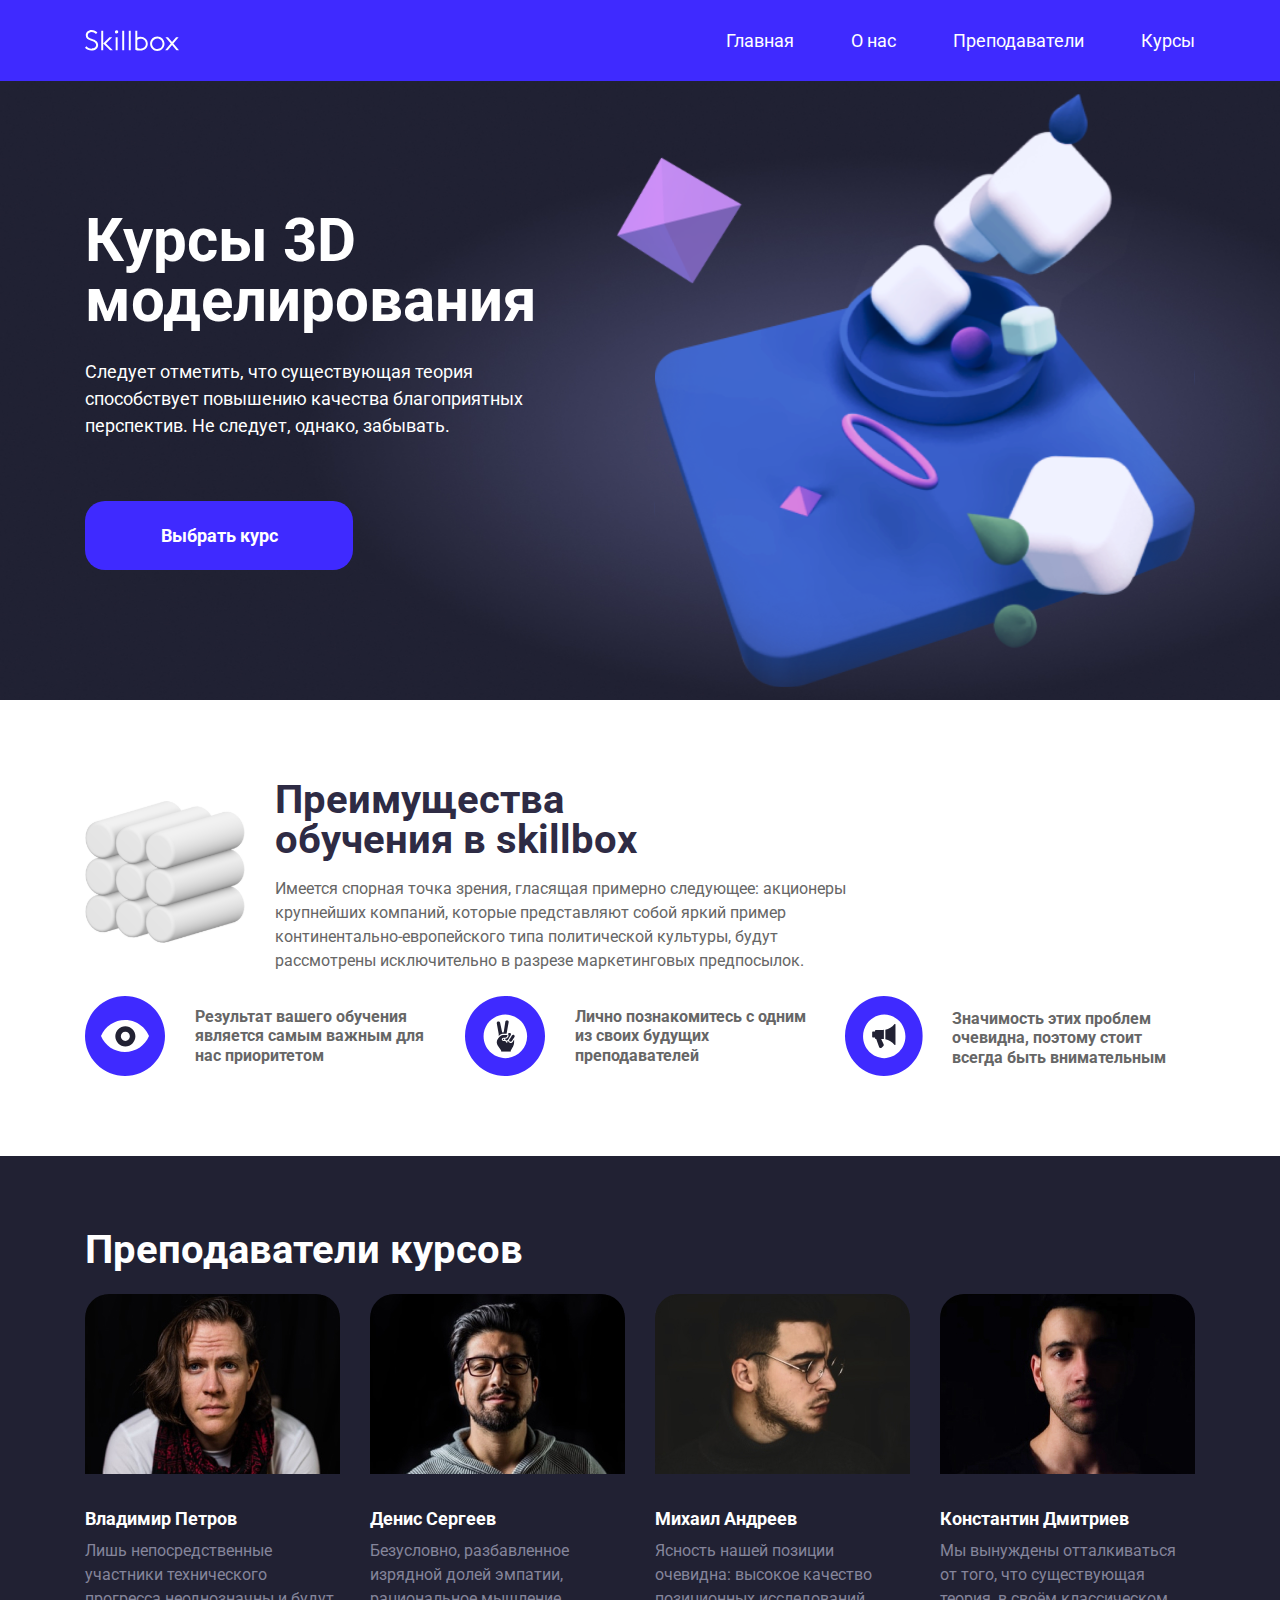
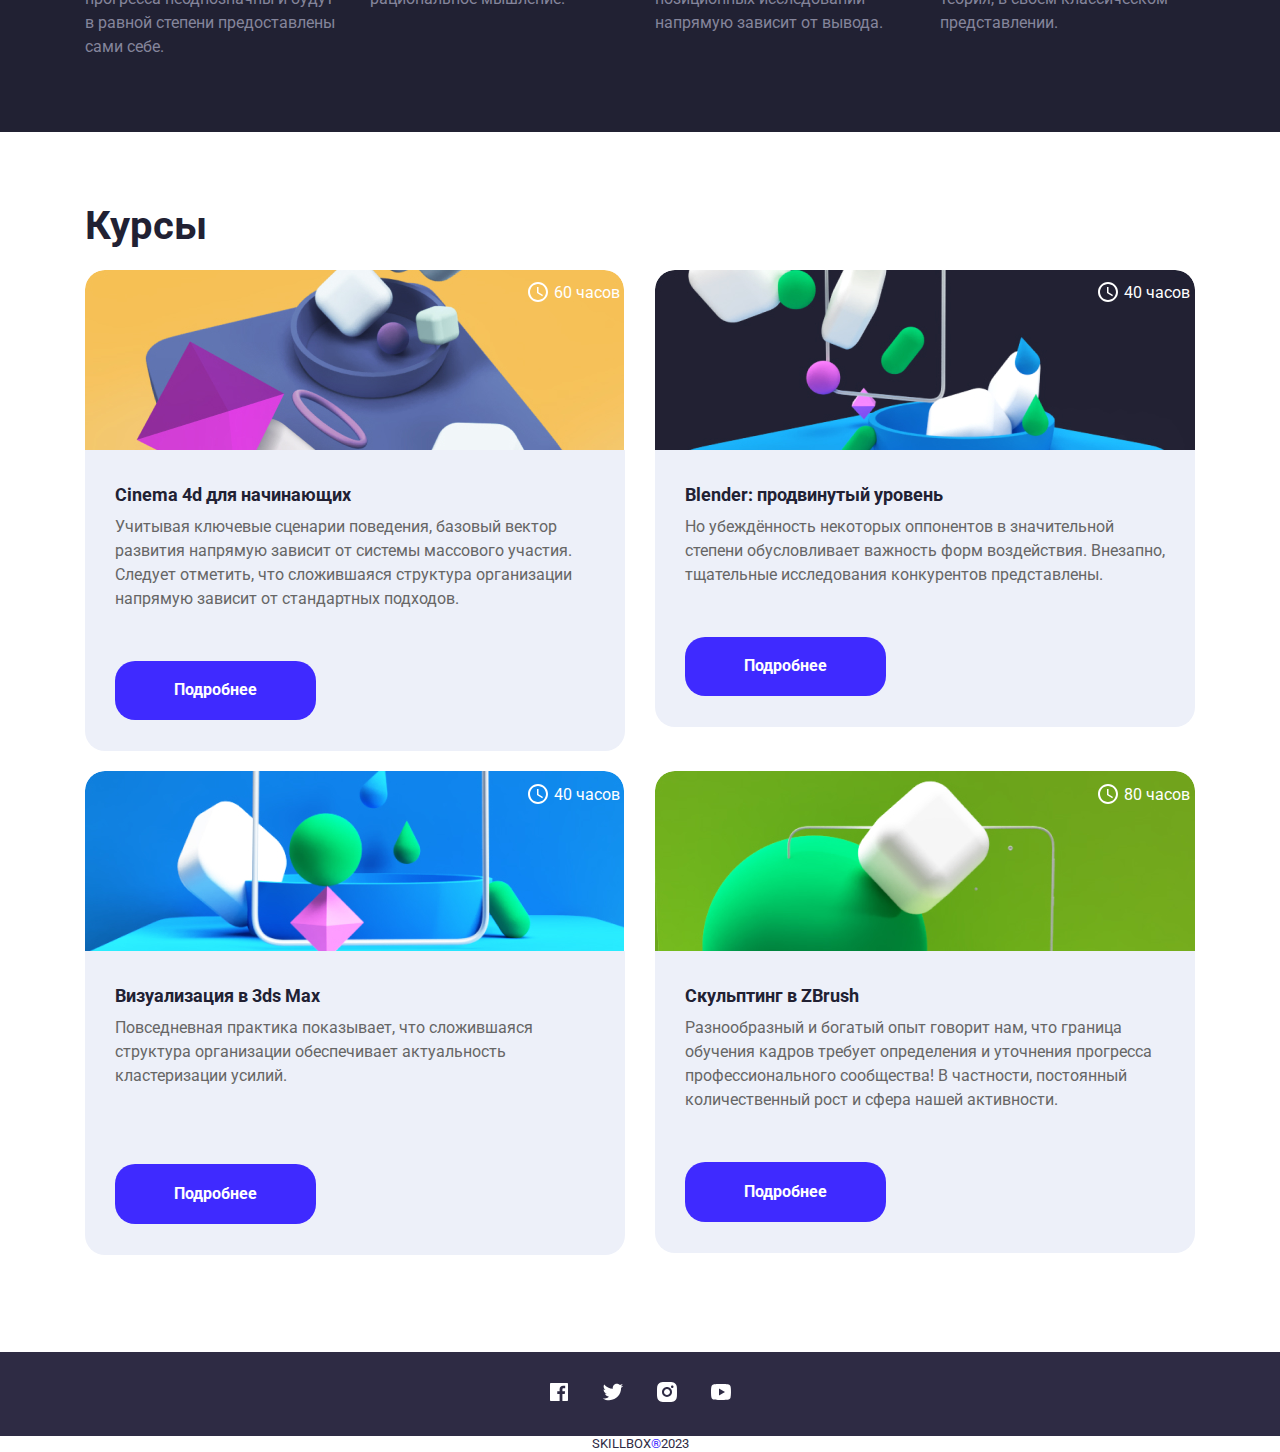
<file: Курсы/index.html>
<!DOCTYPE html>
<html lang="ru">
<head>
    <meta charset="UTF-8">
    <meta name="viewport" content="width=device-width, initial-scale=1.0">
    <title>Курсы</title>
    <link rel="icon" href="img/Vector.svg" type="image/svg+xml">
    <link rel="preconnect" href="https://fonts.gstatic.com">
    <link href="https://fonts.googleapis.com/css2?family=Roboto:wght@400;700&amp;display=swap" rel="stylesheet">
    <link rel="stylesheet" href="CSS/normalize.css">
    <link rel="stylesheet" href="CSS/bootstrap-grid.min.css">
    <link rel="stylesheet" href="CSS/style.css">
    <link rel="stylesheet" href="CSS/mobile.css">
</head>
<body>
  <header class="header">
    <div class="header__container container">
      <img src="img/skillbox-black 1logo.svg" alt="Logo" class="header__logo">
      <nav class="header__nav">
        <ul class="header__list list-reset">
          <li class="header__item"><a href="#" class="header__link">Главная</a></li>
          <li class="header__item"><a href="" class="header__link">О&nbsp;нас</a></li>
          <li class="header__item"><a href="" class="header__link">Преподаватели</a></li>
          <li class="header__item"><a href="" class="header__link">Курсы</a></li>
        </ul>
      </nav>
    </div>
  </header>
  <main class="main">
    <section class="hero">
      <div class="hero__container container">
        <div class="hero__content">
          <h1 class="hero__title">Курсы 3D моделирования</h1>
          <p class="hero__descr">Следует отметить, что существующая теория способствует повышению качества благоприятных перспектив. Не&nbsp;следует, однако, забывать.</p>
          <button class="hero__button btn-reset">Выбрать курс</button>
        </div>
      </div>
    </section>
    <section class="about offset">
      <div class="container">
        <div class="about__up">
          <h2 class="about__title">Преимущества обучения в&nbsp;skillbox</h2>
          <p class="about__descr">Имеется спорная точка зрения, гласящая примерно следующее: акционеры крупнейших компаний, которые представляют собой яркий пример континентально-европейского типа политической культуры, будут рассмотрены исключительно в&nbsp;разрезе маркетинговых предпосылок.</p>
        </div>
        <div class="about__down">
          <div class="about__down-row row">
            <p class="about__text about__text-bg1 col-12 col-sm-4">Результат вашего обучения является самым важным для нас приоритетом</p>
            <p class="about__text about__text-bg2 col-12 col-sm-4">Лично познакомитесь с одним из своих будущих преподавателей</p>
            <p class="about__text about__text-bg3 col-12 col-sm-4">Значимость этих проблем очевидна, поэтому стоит всегда быть внимательным</p>
          </div>
        </div>
      </div>
    </section>
    <section class="teachers offset">
      <div class="container">
        <h2 class="teachers__title">Преподаватели курсов</h2>
        <div class="teachers__row row">
          <div class="teachers__card col-lg-3 col-sm-6 col-12">
            <picture>
              <source srcset="img/Rectangle-1prep-1-mob.jpg" media="(max-width: 320px)" class="teachers__pictures">
              <source srcset="img/Rectangle-1prep-1-576.jpg" media="(max-width: 576px)" class="teachers__pictures">
              <source srcset="img/Rectangle-1prep-1-768.jpg" media="(max-width: 768px)" class="teachers__pictures">
              <img src="img/Rectangle-1prep-1-1110.jpg" alt="Владимир Петров" class="teachers__pictures">
            </picture>
            <h3 class="teachers__name">Владимир Петров</h3>
            <p class="teachers__descr">Лишь непосредственные участники технического прогресса неоднозначны и&nbsp;будут в&nbsp;равной степени предоставлены сами себе.</p>
          </div>
          <div class="teachers__card col-lg-3 col-sm-6 col-12">
            <picture>
              <source srcset="img/Rectangle-7prep-2-mob.jpg" media="(max-width: 320px)" class="teachers__pictures">
              <source srcset="img/Rectangle-7prep-2-576.jpg" media="(max-width: 576px)" class="teachers__pictures">
              <source srcset="img/Rectangle-7prep-2-768.jpg" media="(max-width: 768px)" class="teachers__pictures">
              <img src="img/Rectangle-7prep-2-1110.jpg" alt="Денис Сергеев" class="teachers__pictures">
            </picture>
            <h3 class="teachers__name">Денис Сергеев</h3>
            <p class="teachers__descr">Безусловно, разбавленное изрядной долей эмпатии, рациональное мышление.</p>
          </div>
          <div class="teachers__card col-lg-3 col-sm-6 col-12">
            <picture>
              <source srcset="img/Rectangle-8prep-3-mob.jpg" media="(max-width: 320px)" class="teachers__pictures">
              <source srcset="img/Rectangle-8prep-3-576.jpg" media="(max-width: 576px)" class="teachers__pictures">
              <source srcset="img/Rectangle-8prep-3-768.jpg" media="(max-width: 768px)" class="teachers__pictures">
              <img src="img/Rectangle-8prep-3-1110.jpg" alt="Михаил Андреев" class="teachers__pictures">
            </picture>
            <h3 class="teachers__name">Михаил Андреев</h3>
            <p class="teachers__descr">Ясность нашей позиции очевидна: высокое качество позиционных исследований напрямую зависит от&nbsp;вывода.</p>
          </div>
          <div class="teachers__card col-lg-3 col-sm-6 col-12">
            <picture>
              <source srcset="img/Rectangle-9prep-4-mob.jpg" media="(max-width: 320px)" class="teachers__pictures">
              <source srcset="img/Rectangle-9prep-4-576.jpg" media="(max-width: 576px)" class="teachers__pictures">
              <source srcset="img/Rectangle-9prep-4-768.jpg" media="(max-width: 768px)" class="teachers__pictures">
              <img src="img/Rectangle-9prep-4-1110.jpg" alt="Михаил Андреев" class="teachers__pictures">
            </picture>
            <h3 class="teachers__name">Константин Дмитриев</h3>
            <p class="teachers__descr">Мы&nbsp;вынуждены отталкиваться от&nbsp;того, что существующая теория, в&nbsp;своём классическом представлении.</p>
          </div>
        </div>
      </div>
    </section>
    <section class="courses offset">
      <div class="container">
        <h2 class="courses__title">Курсы</h2>
        <div class="courses__row row">
          <article class="courses__card col-sm-6 col-12">
            <picture>
              <source srcset="img/6curse-1-mob.jpg" media="(max-width: 320px)" class="courses__pictures">
              <source srcset="img/6curse-1-576.jpg" media="(max-width: 576px)" class="courses__pictures">
              <source srcset="img/6curse-1-768.jpg" media="(max-width: 768px)" class="courses__pictures">
              <img src="img/6curse-1-1110.jpg" alt="Курс1" class="courses__pictures">
            </picture>
            <div class="courses__clock">60&nbsp;часов</div>
            <div class="courses__under">
              <h3 class="courses__title-h2">Cinema 4d&nbsp;для начинающих</h3>
              <p class="courses__descr">Учитывая ключевые сценарии поведения, базовый вектор развития напрямую зависит от&nbsp;системы массового участия. Следует отметить, что сложившаяся структура организации напрямую зависит от&nbsp;стандартных подходов.</p>
              <button class="courses__button btn-reset">Подробнее</button>
            </div>
          </article>
          <article class="courses__card col-sm-6 col-12">
            <picture>
              <source srcset="img/11curse-2-mob.jpg" media="(max-width: 320px)" class="courses__pictures">
              <source srcset="img/11curse-2-576.jpg" media="(max-width: 576px)" class="courses__pictures">
              <source srcset="img/11curse-2-768.jpg" media="(max-width: 768px)" class="courses__pictures">
              <img src="img/11curse-2-1110.jpg" alt="Курс2" class="courses__pictures">
            </picture>
            <div class="courses__clock">40&nbsp;часов</div>
            <div class="courses__under height-cards">
              <h3 class="courses__title-h2">Blender: продвинутый уровень</h3>
              <p class="courses__descr des-mb">Но&nbsp;убеждённость некоторых оппонентов в&nbsp;значительной степени обусловливает важность форм воздействия. Внезапно, тщательные исследования конкурентов представлены.</p>
              <button class="courses__button btn-reset">Подробнее</button>
            </div>
          </article>
          <article class="courses__card no-mb col-sm-6 col-12">
            <picture>
              <source srcset="img/001curse-3-mob.jpg" media="(max-width: 320px)" class="courses__pictures">
              <source srcset="img/001curse-3-576.jpg" media="(max-width: 576px)" class="courses__pictures">
              <source srcset="img/001curse-3-768.jpg" media="(max-width: 768px)" class="courses__pictures">
              <img src="img/001curse-3-1110.jpg" alt="Курс3" class="courses__pictures">
            </picture>
            <div class="courses__clock">40&nbsp;часов</div>
            <div class="courses__under height-cards">
              <h3 class="courses__title-h2">Визуализация в&nbsp;3ds Max</h3>
              <p class="courses__descr descr-mb">Повседневная практика показывает, что сложившаяся структура организации обеспечивает актуальность кластеризации усилий.</p>
              <button class="courses__button btn-reset">Подробнее</button>
            </div>
          </article>
          <article class="courses__card col-sm-6 col-12">
            <picture>
              <source srcset="img/002curse-4-mob.jpg" media="(max-width: 320px)" class="courses__pictures">
              <source srcset="img/002curse-4-576.jpg" media="(max-width: 576px)" class="courses__pictures">
              <source srcset="img/002curse-4-768.jpg" media="(max-width: 768px)" class="courses__pictures">
              <img src="img/002curse-4-1110.jpg" alt="Курс4" class="courses__pictures">
            </picture>
            <div class="courses__clock">80&nbsp;часов</div>
            <div class="courses__under">
              <h3 class="courses__title-h2">Скульптинг в&nbsp;ZBrush</h3>
              <p class="courses__descr">Разнообразный и&nbsp;богатый опыт говорит нам, что граница обучения кадров требует определения и&nbsp;уточнения прогресса профессионального сообщества! В&nbsp;частности, постоянный количественный рост и&nbsp;сфера нашей активности.</p>
              <button class="courses__button btn-reset">Подробнее</button>
            </div>
          </article>
        </div>
      </div>
    </section>
  </main>
  <footer class="footer">
    <div class="container footer__container">
      <ul class="footer__icons list-reset">
        <li class="footer__icon"><a href="#" class="footer__link">
          <svg width="24" height="24" viewBox="0 0 24 24" fill="none" xmlns="http://www.w3.org/2000/svg">
            <g clip-path="url(#clip0_51_12)">
            <path d="M15.402 21V14.034H17.735L18.084 11.326H15.402V9.598C15.402 8.814 15.62 8.279 16.744 8.279H18.178V5.857C17.4838 5.78334 16.7861 5.74762 16.088 5.75C14.021 5.75 12.606 7.012 12.606 9.33V11.326H10.268V14.034H12.606V21H4C3.73478 21 3.48043 20.8946 3.29289 20.7071C3.10536 20.5196 3 20.2652 3 20V4C3 3.73478 3.10536 3.48043 3.29289 3.29289C3.48043 3.10536 3.73478 3 4 3H20C20.2652 3 20.5196 3.10536 20.7071 3.29289C20.8946 3.48043 21 3.73478 21 4V20C21 20.2652 20.8946 20.5196 20.7071 20.7071C20.5196 20.8946 20.2652 21 20 21H15.402Z" fill="white"/>
            </g>
            <defs>
            <clipPath id="clip0_51_12">
            <rect width="24" height="24" fill="white"/>
            </clipPath>
            </defs>
            </svg>
        </a></li>
        <li class="footer__icon"><a href="#" class="footer__link">
          <svg width="24" height="24" viewBox="0 0 24 24" fill="none" xmlns="http://www.w3.org/2000/svg">
            <g clip-path="url(#clip0_51_15)">
            <path d="M22.1621 5.65593C21.3986 5.99362 20.589 6.2154 19.7601 6.31393C20.6338 5.79136 21.2878 4.96894 21.6001 3.99993C20.7801 4.48793 19.8811 4.82993 18.9441 5.01493C18.3147 4.34151 17.4804 3.89489 16.571 3.74451C15.6616 3.59413 14.728 3.74842 13.9153 4.18338C13.1026 4.61834 12.4564 5.30961 12.0772 6.14972C11.6979 6.98983 11.6068 7.93171 11.8181 8.82893C10.1552 8.74558 8.52838 8.31345 7.04334 7.56059C5.55829 6.80773 4.24818 5.75097 3.19805 4.45893C2.82634 5.09738 2.63101 5.82315 2.63205 6.56193C2.63205 8.01193 3.37005 9.29293 4.49205 10.0429C3.82806 10.022 3.17869 9.84271 2.59805 9.51993V9.57193C2.59825 10.5376 2.93242 11.4735 3.5439 12.221C4.15538 12.9684 5.00653 13.4814 5.95305 13.6729C5.33667 13.84 4.69036 13.8646 4.06305 13.7449C4.32992 14.5762 4.85006 15.3031 5.55064 15.824C6.25123 16.3449 7.09718 16.6337 7.97005 16.6499C7.10253 17.3313 6.10923 17.8349 5.04693 18.1321C3.98464 18.4293 2.87418 18.5142 1.77905 18.3819C3.69075 19.6114 5.91615 20.264 8.18905 20.2619C15.8821 20.2619 20.0891 13.8889 20.0891 8.36193C20.0891 8.18193 20.0841 7.99993 20.0761 7.82193C20.8949 7.23009 21.6017 6.49695 22.1631 5.65693L22.1621 5.65593Z" fill="white"/>
            </g>
            <defs>
            <clipPath id="clip0_51_15">
            <rect width="24" height="24" fill="white"/>
            </clipPath>
            </defs>
            </svg>
        </a></li>
        <li class="footer__icon"><a href="#" class="footer__link">
          <svg width="24" height="24" viewBox="0 0 24 24" fill="none" xmlns="http://www.w3.org/2000/svg">
            <g clip-path="url(#clip0_51_18)">
            <path d="M12 2C14.717 2 15.056 2.01 16.122 2.06C17.187 2.11 17.912 2.277 18.55 2.525C19.21 2.779 19.766 3.123 20.322 3.678C20.8305 4.1779 21.224 4.78259 21.475 5.45C21.722 6.087 21.89 6.813 21.94 7.878C21.987 8.944 22 9.283 22 12C22 14.717 21.99 15.056 21.94 16.122C21.89 17.187 21.722 17.912 21.475 18.55C21.2247 19.2178 20.8311 19.8226 20.322 20.322C19.822 20.8303 19.2173 21.2238 18.55 21.475C17.913 21.722 17.187 21.89 16.122 21.94C15.056 21.987 14.717 22 12 22C9.283 22 8.944 21.99 7.878 21.94C6.813 21.89 6.088 21.722 5.45 21.475C4.78233 21.2245 4.17753 20.8309 3.678 20.322C3.16941 19.8222 2.77593 19.2175 2.525 18.55C2.277 17.913 2.11 17.187 2.06 16.122C2.013 15.056 2 14.717 2 12C2 9.283 2.01 8.944 2.06 7.878C2.11 6.812 2.277 6.088 2.525 5.45C2.77524 4.78218 3.1688 4.17732 3.678 3.678C4.17767 3.16923 4.78243 2.77573 5.45 2.525C6.088 2.277 6.812 2.11 7.878 2.06C8.944 2.013 9.283 2 12 2ZM12 7C10.6739 7 9.40215 7.52678 8.46447 8.46447C7.52678 9.40215 7 10.6739 7 12C7 13.3261 7.52678 14.5979 8.46447 15.5355C9.40215 16.4732 10.6739 17 12 17C13.3261 17 14.5979 16.4732 15.5355 15.5355C16.4732 14.5979 17 13.3261 17 12C17 10.6739 16.4732 9.40215 15.5355 8.46447C14.5979 7.52678 13.3261 7 12 7ZM18.5 6.75C18.5 6.41848 18.3683 6.10054 18.1339 5.86612C17.8995 5.6317 17.5815 5.5 17.25 5.5C16.9185 5.5 16.6005 5.6317 16.3661 5.86612C16.1317 6.10054 16 6.41848 16 6.75C16 7.08152 16.1317 7.39946 16.3661 7.63388C16.6005 7.8683 16.9185 8 17.25 8C17.5815 8 17.8995 7.8683 18.1339 7.63388C18.3683 7.39946 18.5 7.08152 18.5 6.75ZM12 9C12.7956 9 13.5587 9.31607 14.1213 9.87868C14.6839 10.4413 15 11.2044 15 12C15 12.7956 14.6839 13.5587 14.1213 14.1213C13.5587 14.6839 12.7956 15 12 15C11.2044 15 10.4413 14.6839 9.87868 14.1213C9.31607 13.5587 9 12.7956 9 12C9 11.2044 9.31607 10.4413 9.87868 9.87868C10.4413 9.31607 11.2044 9 12 9Z" fill="white"/>
            </g>
            <defs>
            <clipPath id="clip0_51_18">
            <rect width="24" height="24" fill="white"/>
            </clipPath>
            </defs>
            </svg>
        </a></li>
        <li class="footer__icon"><a href="#" class="footer__link">
          <svg width="24" height="24" viewBox="0 0 24 24" fill="none" xmlns="http://www.w3.org/2000/svg">
            <g clip-path="url(#clip0_51_21)">
            <path d="M21.543 6.498C22 8.28 22 12 22 12C22 12 22 15.72 21.543 17.502C21.289 18.487 20.546 19.262 19.605 19.524C17.896 20 12 20 12 20C12 20 6.107 20 4.395 19.524C3.45 19.258 2.708 18.484 2.457 17.502C2 15.72 2 12 2 12C2 12 2 8.28 2.457 6.498C2.711 5.513 3.454 4.738 4.395 4.476C6.107 4 12 4 12 4C12 4 17.896 4 19.605 4.476C20.55 4.742 21.292 5.516 21.543 6.498ZM10 15.5L16 12L10 8.5V15.5Z" fill="white"/>
            </g>
            <defs>
            <clipPath id="clip0_51_21">
            <rect width="24" height="24" fill="white"/>
            </clipPath>
            </defs>
            </svg>
        </a></li>
      </ul>
    </div>
  </footer>
  <p class="footer__text">SKILLBOX <span class="reg">&reg;</span> 2023</p>
</body>
</html>
</file>
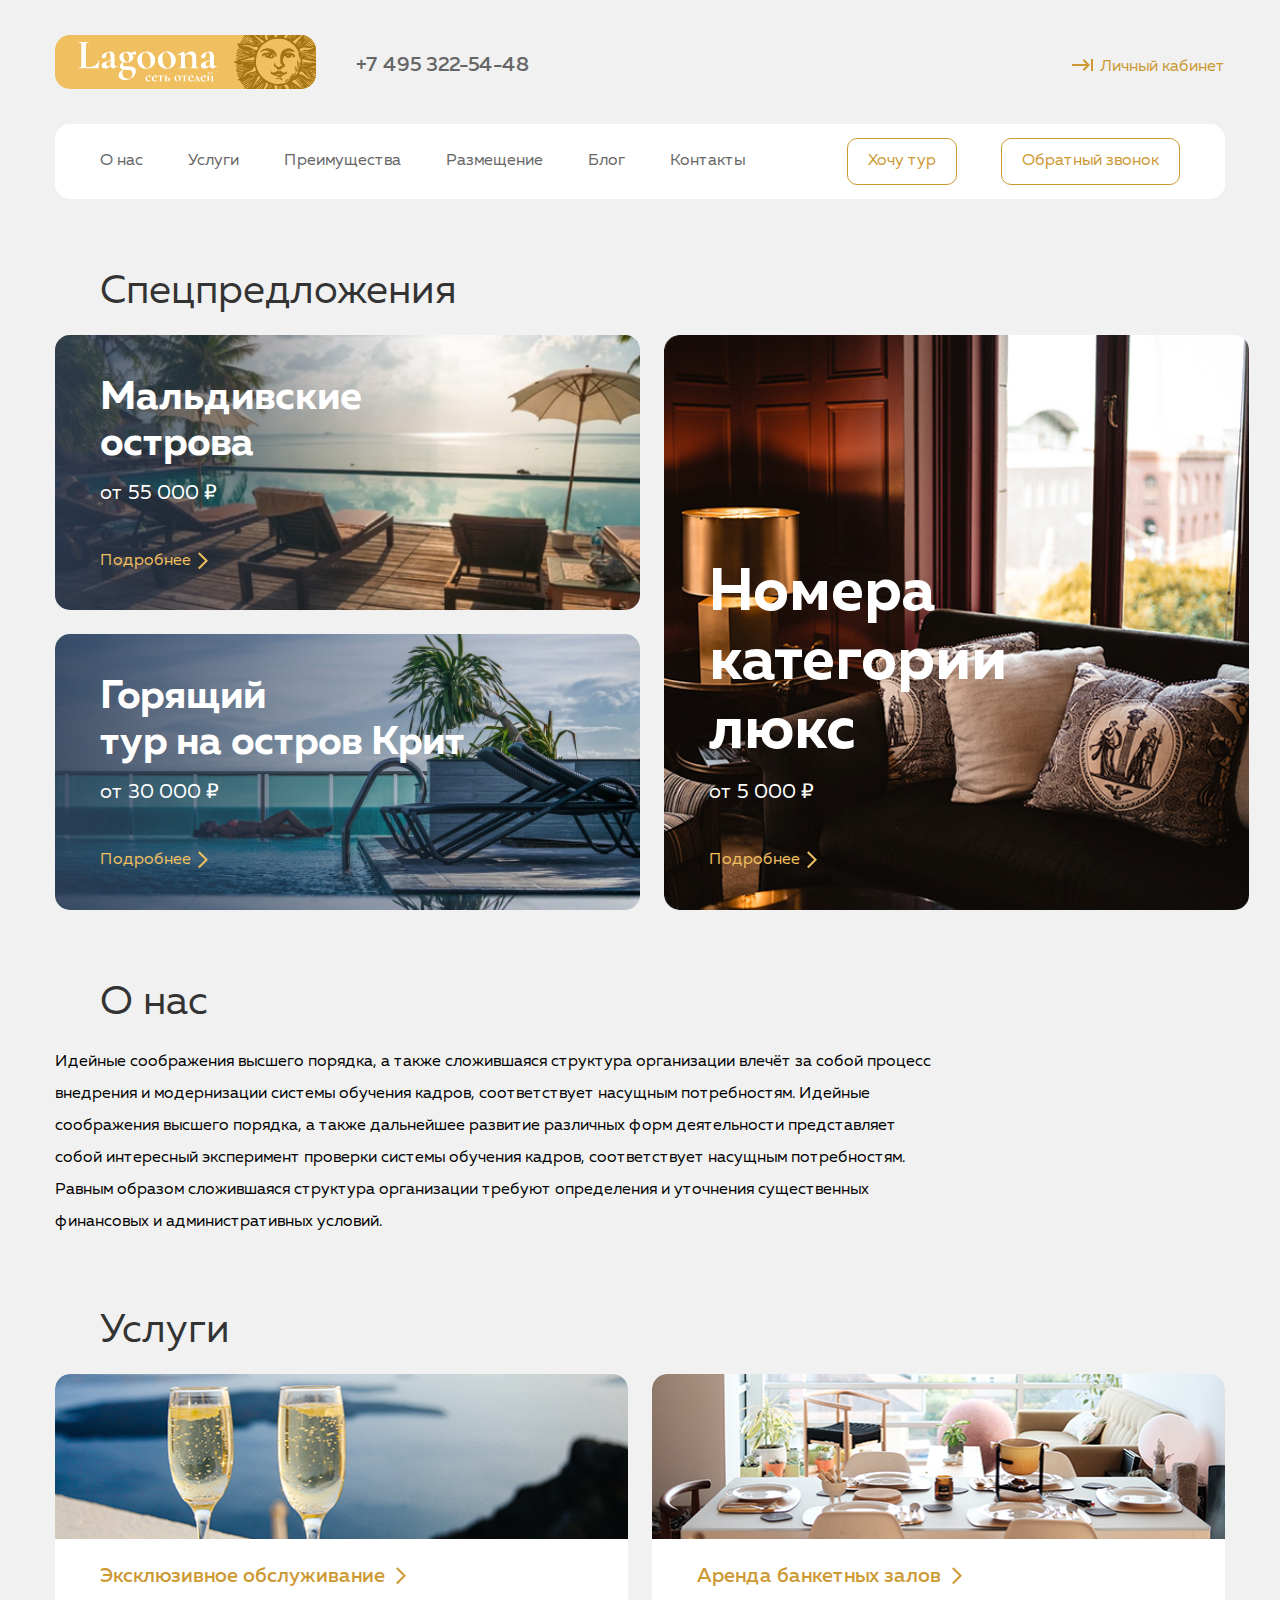
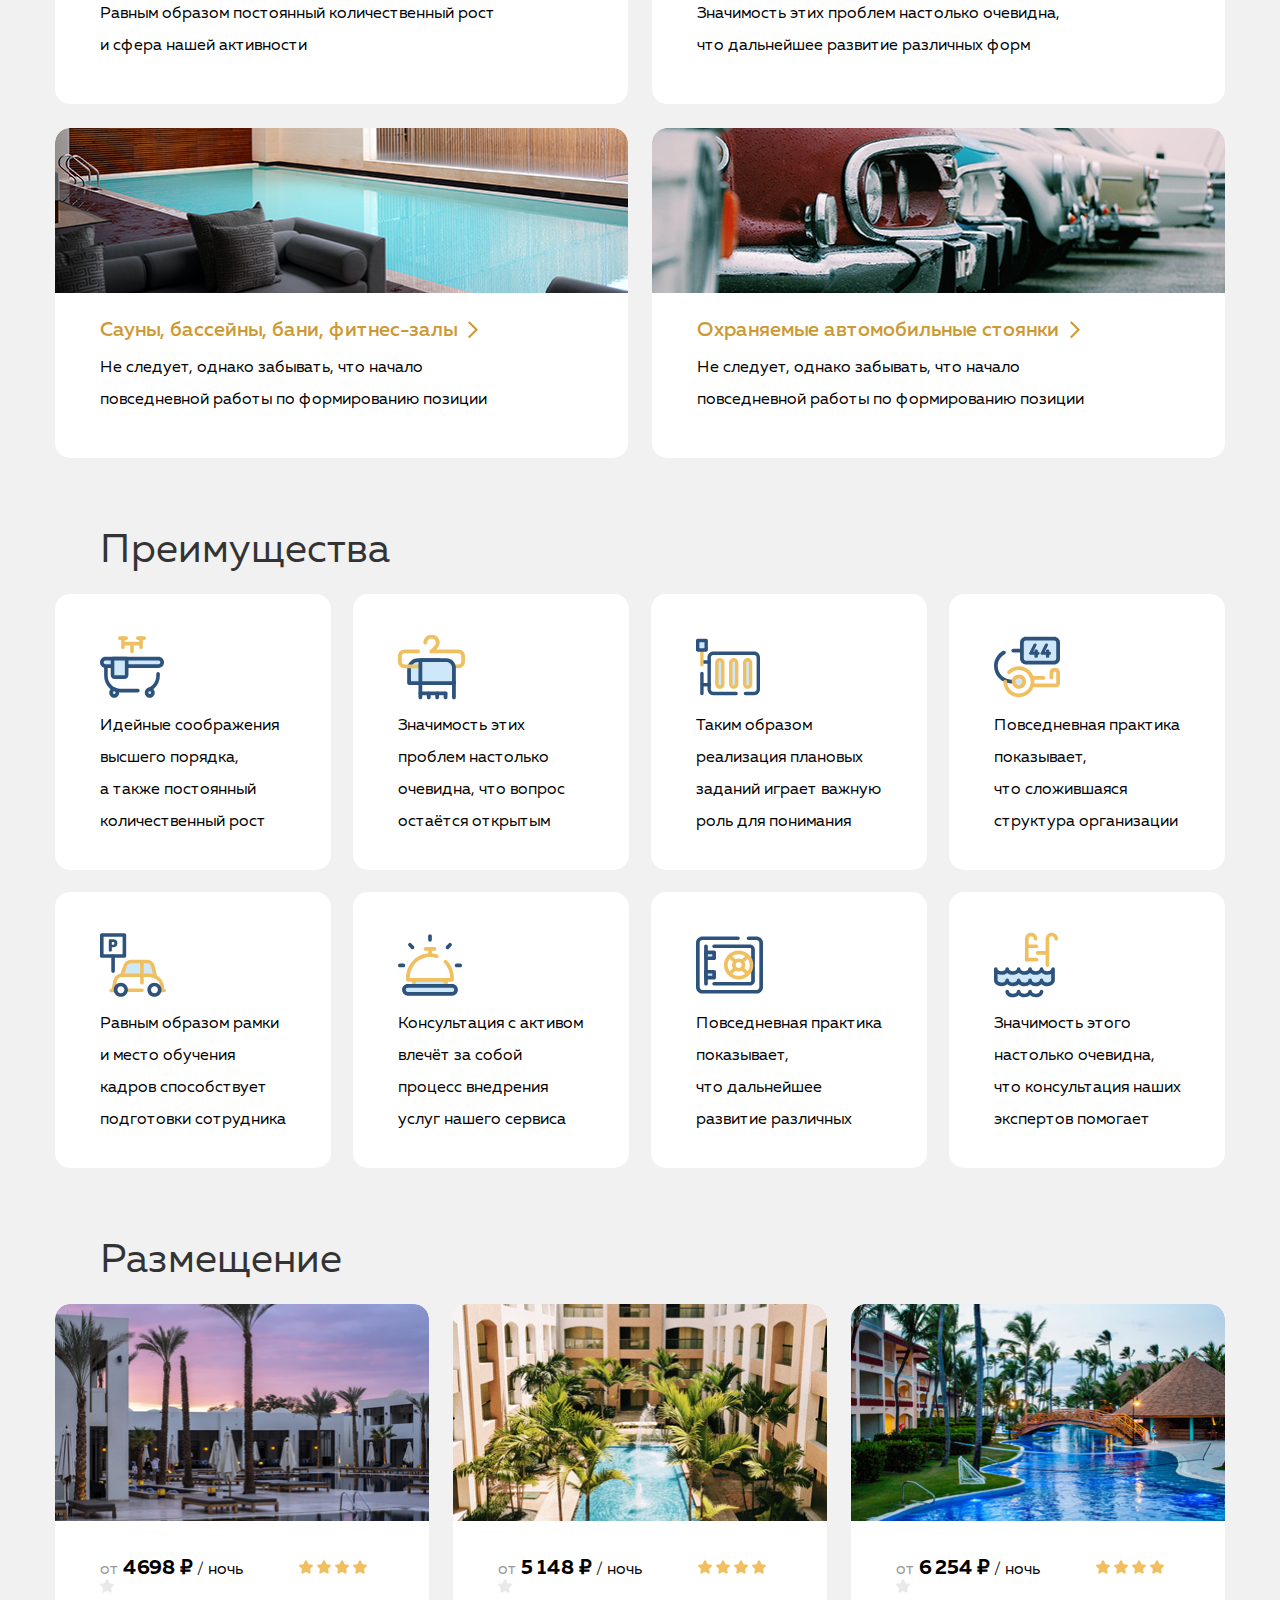
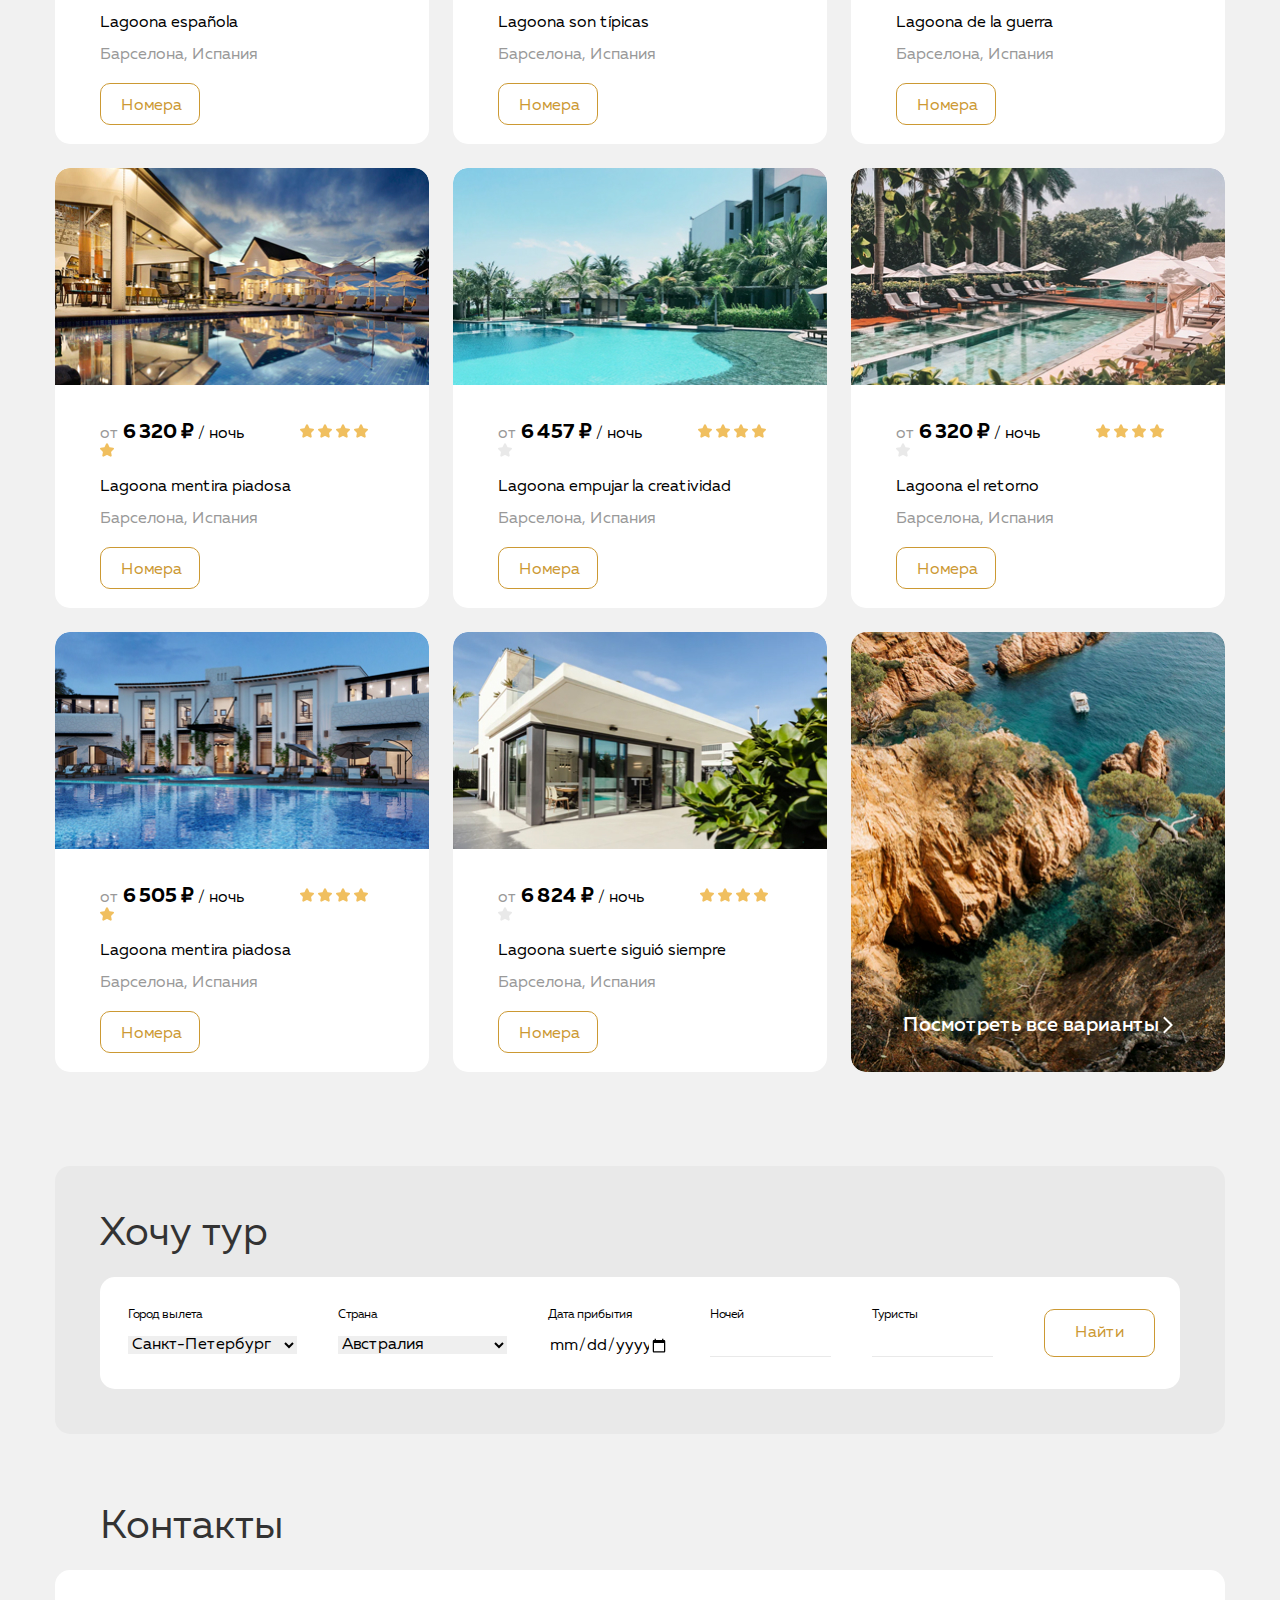
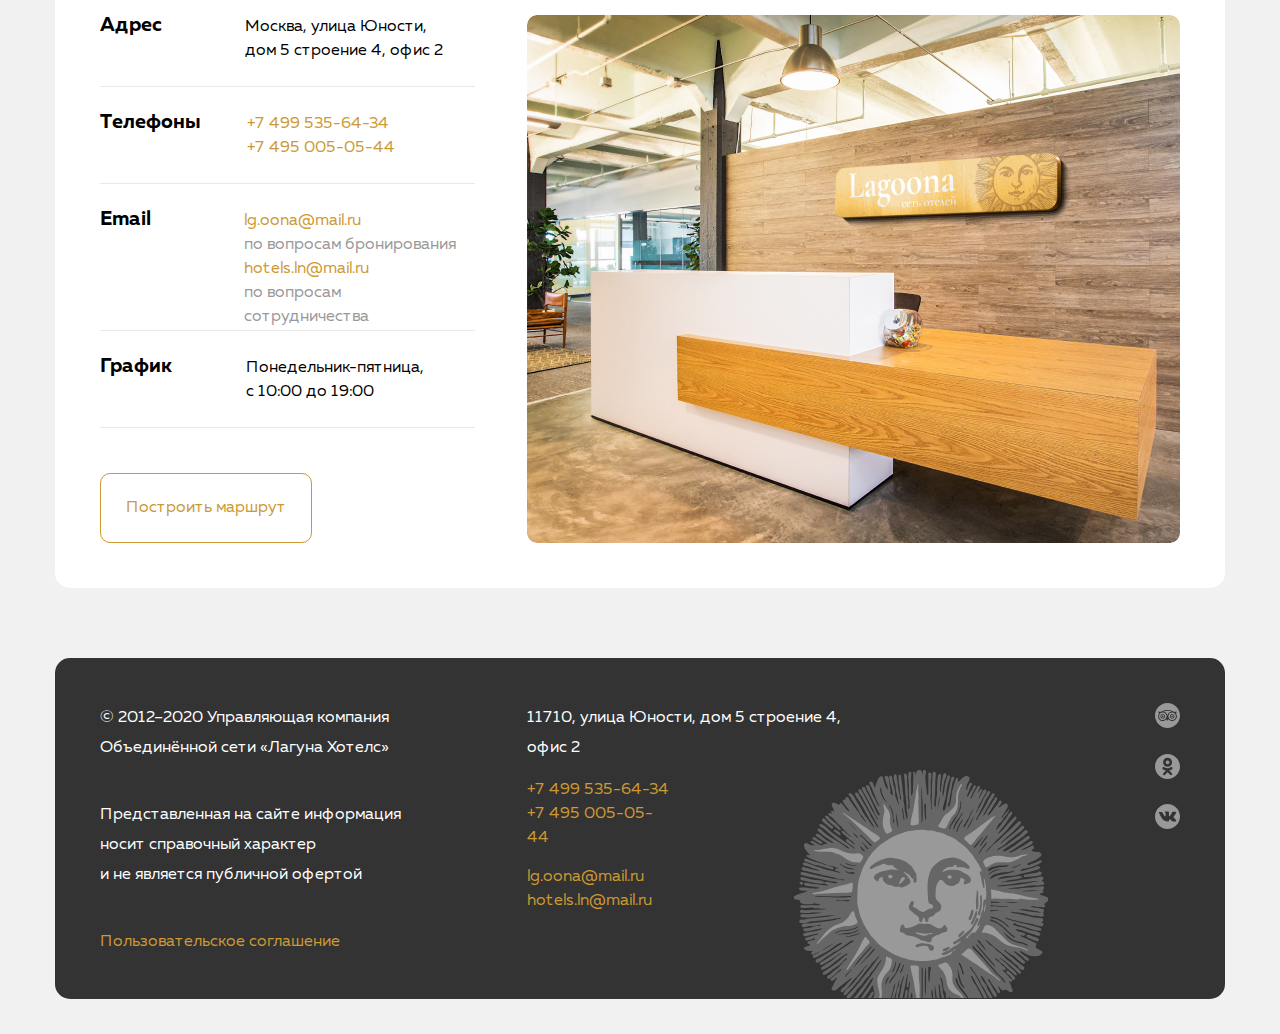
<file: Сеть отелей/index.html>
<!DOCTYPE html>
<html lang="ru">
<head>
    <meta charset="UTF-8">
    <meta name="viewport" content="width=device-width, initial-scale=1.0">
    <title>Lagoona</title>
    <link rel="icon" href="img/Frame-290sun-logo.svg" type="image/svg+xml">
    <link rel="stylesheet" href="CSS/normalize.css">
    <link rel="stylesheet" href="CSS/style.css">
</head>
<body>
    <header class="header offset">
        <div class="container">
            <div class="header-up flex">
                <a href="" class="logo-link">
                    <img src="img/logologo.svg" alt="Логотип" class="logo">
                </a>
                <a href="tel:+74953225448" class="tel link_states">+7 495 322-54-48</a>
                <a href="https://lkfl2.nalog.ru/lkfl/" target="_blank" class="link_states_svg flex">
                    <svg class="cabinet-svg" width="24" height="24" viewBox="0 0 24 24" xmlns="http://www.w3.org/2000/svg">
                        <path d="M11.59 7.41L15.17 11H1V13H15.17L11.58 16.59L13 18L19 12L13 6L11.59 7.41ZM20 6V18H22V6H20Z"/>
                    </svg>   
                    <span class="cabinet">Личный кабинет</span>
                </a> 
            </div> 
            <nav class="nav flex">
                <ul class="nav-list list-reset flex">
                    <li class="nav-item">
                        <a href="#main1" class="nav-link link_states">О нас</a>
                    </li>
                    <li class="nav-item">
                        <a href="#main2" class="nav-link link_states">Услуги</a>
                    </li>
                    <li class="nav-item">
                        <a href="#main3" class="nav-link link_states">Преимущества</a>
                    </li>
                    <li class="nav-item">
                        <a href="#main4" class="nav-link link_states">Размещение</a>
                    </li>
                    <li class="nav-item">
                        <a href="#main5" class="nav-link link_states">Блог</a>
                    </li> 
                    <li class="nav-item">
                        <a href="#main6" class="nav-link link_states">Контакты</a>
                    </li>
                </ul>
                <div>
                    <button class="btn tur btn-reset">Хочу тур</button>
                    <button class="btn call btn-reset">Обратный звонок</button>
                </div>
            </nav>
        </div>
    </header>
    <main class="main">
        <section class="special offset">
            <div class="container">
                <h2 class="title-h2">Спецпредложения</h2>
                <div class="special-flex flex">
                    <div class="special-col">
                        <div class="card maldives">
                            <h3 class="special-text">Мальдивские острова</h3>
                            <p class="special-price">от&nbsp;55&nbsp;000&nbsp;₽</p>
                            <a href="#" class="link-more">
                                <span class="special-more">Подробнее</span>
                                <svg class="special-more-svg" width="10" height="18" viewBox="0 0 10 18" fill="none" xmlns="http://www.w3.org/2000/svg">
                                    <path d="M0.778175 1.00002L8.55635 8.7782L0.778175 16.5564" stroke="#F0BF5F" stroke-width="2"/>
                                </svg> 
                            </a>
                            <div class="focus-border"></div>
                        </div>
                        <div class="card krit">
                            <h3 class="special-text">Горящий тур&nbsp;на&nbsp;остров Крит</h3>
                            <p class="special-price">от&nbsp;30&nbsp;000&nbsp;₽</p>
                            <a href="#" class="link-more">
                                <span class="special-more">Подробнее</span>
                                <svg class="special-more-svg" width="10" height="18" viewBox="0 0 10 18" fill="none" xmlns="http://www.w3.org/2000/svg">
                                    <path d="M0.778175 1.00002L8.55635 8.7782L0.778175 16.5564" stroke="#F0BF5F" stroke-width="2"/>
                                </svg> 
                            </a>
                            <div class="focus-border"></div>
                        </div>
                    </div>
                    <div class="special-col">
                        <div class="card lux">
                            <h3 class="special-text lux-title">Номера категории люкс</h3>
                            <p class="special-price">от&nbsp;5&nbsp;000&nbsp;₽</p>
                            <a href="#" class="link-more">
                                <span class="special-more">Подробнее</span>
                                <svg class="special-more-svg" width="10" height="18" viewBox="0 0 10 18" fill="none" xmlns="http://www.w3.org/2000/svg">
                                    <path d="M0.778175 1.00002L8.55635 8.7782L0.778175 16.5564" stroke="#F0BF5F" stroke-width="2"/>
                                </svg> 
                            </a>
                            <div class="focus-border"></div>
                        </div>
                    </div>
                </div>
            </div>
        </section>
        <section class="about-us offset">
            <div class="container">
                <h2 class="title-h2" id="main1">О&nbsp;нас</h2>
                <p class="about-us-text">
                    Идейные соображения высшего порядка, а&nbsp;также сложившаяся структура организации влечёт за&nbsp;собой процесс внедрения и&nbsp;модернизации системы обучения кадров, соответствует насущным потребностям. Идейные соображения высшего порядка, а&nbsp;также дальнейшее развитие различных форм деятельности представляет собой интересный эксперимент проверки системы обучения кадров, соответствует насущным потребностям. Равным образом сложившаяся структура организации требуют определения и&nbsp;уточнения существенных финансовых
    и&nbsp;административных условий.
                </p>
            </div>
        </section>
        <section class="services offset">
            <div class="container">
                <h2 class="title-h2" id="main2">Услуги</h2>
                <ul class="services-list list-reset flex">
                    <li class="services-item service">
                        <div class="servisesese">
                            <h3 class="services-h3">
                                <a href="#" class="services-link flex">
                                   <span class="services-link-text">Эксклюзивное обслуживание</span> 
                                   <svg class="services-link-svg" width="10" height="18" viewBox="0 0 10 18" fill="none" xmlns="http://www.w3.org/2000/svg">
                                        <path d="M0.778169 1.00014L8.55634 8.77832L0.778169 16.5565" stroke-width="2"/>
                                    </svg>
                                </a>
                                <div class="focus-border"></div>
                            </h3>
                            <p class="services-text">Равным образом постоянный количественный рост и&nbsp;сфера нашей активности</p>
                        </div>
                    </li>
                    <li class="services-item rent">
                        <div class="servisesese">
                            <h3 class="services-h3">
                                <a href="#" class="services-link flex">
                                   <span class="services-link-text">Аренда банкетных залов</span> 
                                   <svg class="services-link-svg" width="10" height="18" viewBox="0 0 10 18" fill="none" xmlns="http://www.w3.org/2000/svg">
                                        <path d="M0.778169 1.00014L8.55634 8.77832L0.778169 16.5565" stroke-width="2"/>
                                    </svg>
                                </a> 
                                <div class="focus-border"></div>
                            </h3>
                            <p class="services-text">Значимость этих проблем настолько очевидна, что дальнейшее развитие различных форм</p>
                        </div>
                    </li>
                    <li class="services-item sauna">
                        <div class="servisesese">
                            <h3 class="services-h3">
                                <a href="#" class="services-link flex">
                                   <span class="services-link-text">Сауны, бассейны, бани, фитнес-залы</span> 
                                   <svg class="services-link-svg" width="10" height="18" viewBox="0 0 10 18" fill="none" xmlns="http://www.w3.org/2000/svg">
                                        <path d="M0.778169 1.00014L8.55634 8.77832L0.778169 16.5565" stroke-width="2"/>
                                    </svg>
                                </a>
                                <div class="focus-border"></div>
                            </h3>
                            <p class="services-text">Не&nbsp;следует, однако забывать, что начало повседневной работы по&nbsp;формированию позиции</p>
                        </div>
                    </li>
                    <li class="services-item parking">
                        <div class="servisesese">
                            <h3 class="services-h3">
                                <a href="#" class="services-link flex">
                                   <span class="services-link-text">Охраняемые автомобильные стоянки</span> 
                                   <svg class="services-link-svg" width="10" height="18" viewBox="0 0 10 18" fill="none" xmlns="http://www.w3.org/2000/svg">
                                        <path d="M0.778169 1.00014L8.55634 8.77832L0.778169 16.5565" stroke-width="2"/>
                                    </svg>
                                </a>
                                <div class="focus-border"></div>
                            </h3>
                            <p class="services-text">Не&nbsp;следует, однако забывать, что начало повседневной работы по&nbsp;формированию позиции</p>
                        </div>
                    </li>
                </ul>
            </div>
        </section>
        <section class="advantages offset">
            <div class="container">
                <h2 class="title-h2" id="main3">Преимущества</h2>
                <ul class="advantages-list list-reset flex">
                    <li class="advantages-item advantages-item_1">
                        <p class="advantages-text">
                            Идейные соображения высшего порядка,
                            а&nbsp;также постоянный количественный рост
                        </p>
                    </li>
                    <li class="advantages-item advantages-item_2">
                        <p class="advantages-text">
                            Значимость этих проблем настолько очевидна, что вопрос остаётся открытым
                        </p>
                    </li>
                    <li class="advantages-item advantages-item_3">
                        <p class="advantages-text">
                            Таким образом реализация плановых заданий играет важную роль для понимания
                        </p>
                    </li>
                    <li class="advantages-item advantages-item_4">
                        <p class="advantages-text">
                            Повседневная практика показывает, что сложившаяся структура организации
                        </p>
                    </li>
                    <li class="advantages-item advantages-item_5">
                        <p class="advantages-text">
                            Равным образом рамки и&nbsp;место обучения кадров способствует подготовки сотрудника
                        </p>
                    </li>
                    <li class="advantages-item advantages-item_6">
                        <p class="advantages-text">
                            Консультация с&nbsp;активом влечёт за&nbsp;собой процесс внедрения услуг нашего сервиса
                        </p>
                    </li>
                    <li class="advantages-item advantages-item_7">
                        <p class="advantages-text">
                            Повседневная практика показывает, что дальнейшее развитие различных 
                        </p>
                    </li>
                    <li class="advantages-item advantages-item_8">
                        <p class="advantages-text">
                            Значимость этого настолько очевидна, что консультация наших экспертов помогает
                        </p>
                    </li>
                </ul>
            </div>
        </section>
        <section class="accommodation offset">
            <div class="container">
                <h2 class="title-h2" id="main4">Размещение</h2>
                <ul class="accommodation-list list-reset flex">
                    <li class="accommodation-item">
                        <article class="accomondation-article">
                            <img src="img/23hotel1.jpg" alt="Фото отеля 1" class="accomodation-image">
                            <div class="accommodation-padding">
                                <p class="p-accommodation">
                                    <span class="from">от</span>
                                    <span class="cost">4698&nbsp;₽</span>
                                    <span class="night">/ ночь</span>
                                    <span>
                                        <img src="img/starstar.svg" alt="Рейтинг отеля 4 из 5">
                                        <img src="img/starstar.svg" alt="">
                                        <img src="img/starstar.svg" alt="">
                                        <img src="img/starstar.svg" alt="">
                                        <img src="img/starstar-empty.svg" alt="">
                                    </span>
                                </p>
                                <h3 class="hotel-title">Lagoona espa&ntilde;ola</h3>
                                <p class="hotel-city">Барселона, Испания</p>
                                <button class="room btn btn-reset">Номера</button>
                            </div>
                        </article>
                    </li>
                    <li class="accommodation-item">
                        <article class="accomondation-article">
                            <img src="img/24hotel2.jpg" alt="Фото отеля 2" class="accomodation-image">
                            <div class="accommodation-padding">
                                <p class="p-accommodation">
                                    <span class="from">от</span>
                                    <span class="cost">5&nbsp;148&nbsp;₽</span>
                                    <span class="night">/ ночь</span>
                                    <span class="stars">
                                        <img src="img/starstar.svg" alt="Рейтинг отеля 4 из 5">
                                        <img src="img/starstar.svg" alt="">
                                        <img src="img/starstar.svg" alt="">
                                        <img src="img/starstar.svg" alt="">
                                        <img src="img/starstar-empty.svg" alt="">
                                    </span>
                                </p>
                                <h3 class="hotel-title">Lagoona son t&iacute;picas</h3>
                                <p class="hotel-city">Барселона, Испания</p>
                                <button class="room btn btn-reset">Номера</button>
                            </div>
                        </article>                            
                    </li>
                    <li class="accommodation-item">
                        <article class="accomondation-article">
                            <img src="img/26hotel3.jpg" alt="Фото отеля 3" class="accomodation-image">
                            <div class="accommodation-padding">
                                <p class="p-accommodation">                                                                       <span class="from">от</span>
                                    <span class="cost">6&nbsp;254&nbsp;₽</span>
                                    <span class="night">/ ночь</span>
                                    <span class="stars">
                                        <img src="img/starstar.svg" alt="Рейтинг отеля 4 из 5">
                                        <img src="img/starstar.svg" alt="">
                                        <img src="img/starstar.svg" alt="">
                                        <img src="img/starstar.svg" alt="">
                                        <img src="img/starstar-empty.svg" alt="">
                                    </span>
                                </p>
                                <h3 class="hotel-title">Lagoona de&nbsp;la&nbsp;guerra</h3>
                                <p class="hotel-city">Барселона, Испания</p>
                                <button class="room btn btn-reset">Номера</button>
                            </div>
                        </article>                           
                    </li>
                    <li class="accommodation-item">
                        <article class="accomondation-article">
                            <img src="img/29-1hotel4.jpg" alt="Фото отеля 4" class="accomodation-image">
                            <div class="accommodation-padding">
                                <p class="p-accommodation">                                                                   <span class="from">от</span>
                                    <span class="cost">6&nbsp;320&nbsp;₽</span>
                                    <span class="night">/ ночь</span>
                                    <span class="stars">
                                        <img src="img/starstar.svg" alt="Рейтинг отеля 4 из 5">
                                        <img src="img/starstar.svg" alt="">
                                        <img src="img/starstar.svg" alt="">
                                        <img src="img/starstar.svg" alt="">
                                        <img src="img/starstar.svg" alt="">
                                    </span>                       
                                </p>
                                <h3 class="hotel-title">Lagoona mentira piadosa</h3>
                                <p class="hotel-city">Барселона, Испания</p>
                                <button class="room btn btn-reset">Номера</button>
                            </div>
                        </article>                           
                    </li>
                    <li class="accommodation-item">
                        <article class="accomondation-article">
                            <img src="img/30hotel5.jpg" alt="Фото отеля 5" class="accomodation-image">
                            <div class="accommodation-padding">
                                <p class="p-accommodation">                                                                   <span class="from">от</span>
                                    <span class="cost">6&nbsp;457&nbsp;₽</span>
                                    <span class="night">/ ночь</span>
                                    <span class="stars">
                                        <img src="img/starstar.svg" alt="Рейтинг отеля 4 из 5">
                                        <img src="img/starstar.svg" alt="">
                                        <img src="img/starstar.svg" alt="">
                                        <img src="img/starstar.svg" alt="">
                                        <img src="img/starstar-empty.svg" alt="">
                                    </span>
                                </p>
                                <h3 class="hotel-title">Lagoona empujar la&nbsp;creatividad</h3>
                                <p class="hotel-city">Барселона, Испания</p>
                                <button class="room btn btn-reset">Номера</button>
                            </div>
                        </article>                            
                    </li>
                    <li class="accommodation-item">
                        <article class="accomondation-article">
                            <img src="img/31hotel6.jpg" alt="Фото отеля 6" class="accomodation-image">
                                <div class="accommodation-padding">
                                    <p class="p-accommodation">                                                                     <span class="from">от</span>
                                        <span class="cost">6&nbsp;320&nbsp;₽</span>
                                        <span class="night">/ ночь</span>
                                        <span class="stars">
                                            <img src="img/starstar.svg" alt="Рейтинг отеля 4 из 5">
                                            <img src="img/starstar.svg" alt="">
                                            <img src="img/starstar.svg" alt="">
                                            <img src="img/starstar.svg" alt="">
                                            <img src="img/starstar-empty.svg" alt="">
                                        </span>
                                    </p>
                                <h3 class="hotel-title">Lagoona el&nbsp;retorno</h3>
                                <p class="hotel-city">Барселона, Испания</p>
                                <button class="room btn btn-reset">Номера</button>
                            </div>
                        </article>                           
                    </li>
                    <li class="accommodation-item">
                        <article class="accomondation-article">
                            <img src="img/27hotel7.jpg" alt="Фото отеля 7" class="accomodation-image">
                            <div class="accommodation-padding">
                                <p class="p-accommodation">                                                                   <span class="from">от</span>
                                    <span class="cost">6&nbsp;505&nbsp;₽</span>
                                    <span class="night">/ ночь</span>
                                    <span class="stars">
                                        <img src="img/starstar.svg" alt="Рейтинг отеля 4 из 5">
                                        <img src="img/starstar.svg" alt="">
                                        <img src="img/starstar.svg" alt="">
                                        <img src="img/starstar.svg" alt="">
                                        <img src="img/starstar.svg" alt="">
                                    </span>                       
                                </p>
                                <h3 class="hotel-title">Lagoona mentira piadosa</h3>
                                <p class="hotel-city">Барселона, Испания</p>
                                <button class="room btn btn-reset">Номера</button>
                            </div>
                        </article>                           
                    </li>
                    <li class="accommodation-item">
                        <article class="accomondation-article">
                            <img src="img/29hotel8.jpg" alt="Фото отеля 8" class="accomodation-image">
                            <div class="accommodation-padding">
                                <p class="p-accommodation">                                                                   <span class="from">от</span>
                                    <span class="cost">6&nbsp;824&nbsp;₽</span>
                                    <span class="night">/ ночь</span>
                                    <span class="stars">
                                        <img src="img/starstar.svg" alt="Рейтинг отеля 4 из 5">
                                        <img src="img/starstar.svg" alt="">
                                        <img src="img/starstar.svg" alt="">
                                        <img src="img/starstar.svg" alt="">
                                        <img src="img/starstar-empty.svg" alt="">
                                    </span>
                                </p>
                                <h3 class="hotel-title">Lagoona suerte sigui&oacute; siempre</h3>
                                <p class="hotel-city">Барселона, Испания</p>
                                <button class="room btn btn-reset">Номера</button>
                            </div>
                        </article>                           
                    </li>
                    <li class="accommodation-item accommodation-item-last">
                        <a href="#" class="all-variants">Посмотреть все варианты</a>
                    </li>
                </ul>
            </div>
        </section>
        <section class="offset">
            <div class="container">
                <div class="tour">
                    <h2 class="title-h2 exe">Хочу тур</h2>
                    <form class="form flex" action="https://jsonplaceholder.typicode.com/posts" method="post">
                        <div class="form-left flex">
                            <label class="form-left-1">
                                <p class="city">Город вылета</p>
                                <select class="input-reset w169" name="city">
                                    <option value="Санкт-Петербург">Санкт-Петербург</option>
                                    <option value="Канберра">Канберра</option>
                                    <option value="Париж">Париж</option>
                                </select>
                            </label>
                            <label class="form-left-2">
                                <p class="country">Страна</p> 
                                <select class="input-reset w169" name="country">
                                    <option value="Австралия">Австралия</option>
                                    <option value="Россия">Россия</option>
                                    <option value="Франция">Франция</option>
                                </select>
                            </label>
                        </div>
                        <div class="form-middle flex">
                            <label class="form-middle-1">
                                <p class="data">Дата прибытия</p>
                                <input class="input-reset w121 form-middle-data" type="date" name="date">
                            </label>
                            <label class="form-middle-2">
                                <p class="nights">Ночей</p>
                                <input class="input-reset w121 input-border form-middle-nights" type="number" name="counter_nights">
                            </label>
                            <label class="form-middle-3">
                                <p class="tourists">Туристы</p>
                                <input class="input-reset w121 input-border form-middle-tourists" type="number" name="counter_tourists" required>
                            </label>
                        </div>
                        <label class="form-right flex">
                            <button class="find btn btn-reset">Найти</button>
                        </label>
                    </form>
                </div>
            </div>
        </section>
        <section class="contacts offset">
            <div class="container">
                <h2 class="title-h2" id="main6">Контакты</h2>
                <div class="contacts-flex flex">
                    <div class="contacts-left">
                        <ul class="contacts-list list-reset">
                            <li class="list-items flex">
                                <p class="contacts-list-text address">Адрес</p>
                                <div class="contacts-right-block1">
                                    <p class="contacts-list-text-right">Москва, улица Юности, дом 5&nbsp;строение&nbsp;4, офис&nbsp;2</p>
                                </div>
                            </li>
                            <li class="list-items flex">
                                <p class="contacts-list-text phones">Телефоны</p>
                                <div class="contacts-right-block2">
                                    <a href="#" class="contacts-tel">+7&nbsp;499 535-64-34</a>
                                    <a href="#" class="contacts-tel">+7&nbsp;495 005-05-44</a>
                                </div>
                            </li>
                            <li class="list-items flex">
                                <p class="contacts-list-text emails">Email</p>
                                <div class="contacts-right-block3">
                                    <a href="#" class="contacts-tel">lg.oona@mail.ru</a>
                                    <p class="contacts-questions">по&nbsp;вопросам бронирования</p>
                                    <a href="#" class="contacts-tel">hotels.ln@mail.ru</a>
                                    <p class="contacts-questions">по&nbsp;вопросам сотрудничества</p>
                                </div>
                            </li>
                            <li class="list-items flex">
                                <p class="contacts-list-text schedule">График</p>
                                <div class="contacts-right-block4">
                                    <p class="contacts-list-text-right">Понедельник-пятница, с&nbsp;10:00 до&nbsp;19:00</p>
                                </div>
                            </li>
                        </ul>
                        <button class="contacts-button btn btn-reset">Построить маршрут</button> 
                    </div>
                    <div class="contacts-right"></div>
                </div>
            </div>
        </section>
    </main>
    <footer class="footer offset">
        <div class="container">
            <div class="footer-flex flex">
                <div class="footer-left">
                    <div class="laguna-hotels">&copy;&nbsp;2012&ndash;2020 Управляющая компания Объединённой сети &laquo;Лагуна Хотелс&raquo;</div>
                    <div class="reference">Представленная на&nbsp;сайте информация носит справочный характер и&nbsp;не&nbsp;является публичной офертой</div>
                    <div class="agreement">Пользовательское соглашение</div>
                </div>
                <div class="footer-right flex">
                    <div class="footer-address">11710, улица Юности, дом 5&nbsp;строение&nbsp;4, офис&nbsp;2</div>
                    <div class="footer-tel-margin1">
                        <a href="#" class="contacts-tel">+7&nbsp;499 535-64-34</a>
                        <a href="#" class="contacts-tel">+7&nbsp;495 005-05-44</a>
                    </div>
                    <div class="footer-tel-margin2">
                        <a href="#" class="contacts-tel">lg.oona@mail.ru</a>
                        <a href="#" class="contacts-tel">hotels.ln@mail.ru</a>
                    </div>
                </div>
                <ul class="icons flex list-reset">
                    <li class="icon icon1">
                        <a href="#" class="link-svg">
                            <svg width="25" height="25" viewBox="0 0 25 25" xmlns="http://www.w3.org/2000/svg">
                                <g clip-path="url(#clip0_370726_100)">
                                <path d="M17.1779 11.7844C16.3343 11.7844 15.6441 12.449 15.6441 13.2926C15.6441 14.1362 16.3343 14.8263 17.1523 14.8263C17.9959 14.8263 18.6605 14.1362 18.6605 13.3182C18.6861 12.449 18.0214 11.7844 17.1779 11.7844ZM17.1779 14.0595C16.7433 14.0595 16.411 13.7272 16.411 13.2926C16.411 12.858 16.7433 12.5257 17.1779 12.5257C17.6124 12.5257 17.9447 12.8836 17.9447 13.2926C17.9447 13.7272 17.5869 14.0595 17.1779 14.0595Z" />
                                <path d="M7.7965 9.58598C5.77707 9.56042 4.01327 11.2475 4.06439 13.3948C4.08996 15.3886 5.75151 17.1013 7.84762 17.0757C9.89261 17.0502 11.5542 15.3886 11.5542 13.3436C11.5542 11.2731 9.89261 9.58598 7.7965 9.58598ZM7.84762 15.6187C6.49282 15.6698 5.39364 14.5962 5.39364 13.2925C5.39364 11.9633 6.49282 10.9408 7.71981 10.9663C8.99793 10.9663 10.046 11.9888 10.046 13.2925C10.0715 14.5962 9.04905 15.5676 7.84762 15.6187Z" />
                                <path d="M12.5 0C5.59815 0 0 5.59815 0 12.5C0 19.4018 5.59815 25 12.5 25C19.4018 25 25 19.4018 25 12.5C25 5.59815 19.4018 0 12.5 0ZM19.683 17.3568C18.9161 17.8425 18.0726 18.0726 17.1779 18.0726C16.7945 18.0726 16.411 18.0215 16.0532 17.9192C15.1585 17.6891 14.3916 17.229 13.7525 16.5644C13.6759 16.4877 13.5992 16.3855 13.4969 16.2832C13.1646 16.7945 12.8323 17.2801 12.5 17.7914C12.1677 17.2801 11.8354 16.7945 11.5031 16.3088C11.4775 16.3088 11.4775 16.3343 11.4775 16.3343L11.4519 16.3599C10.6851 17.2801 9.71369 17.817 8.53782 18.0215C7.8732 18.1237 7.23414 18.0981 6.59509 17.9192C5.7004 17.6636 4.93353 17.2035 4.29447 16.4877C3.68098 15.7975 3.3231 15.0051 3.16973 14.0849C3.01636 13.2413 3.19529 12.4233 3.24642 12.2188C3.39979 11.6309 3.62985 11.1196 3.98773 10.6339C4.01329 10.6084 4.01329 10.5317 4.01329 10.5061C3.88548 9.99488 3.62985 9.53475 3.34867 9.07463C3.27198 8.97238 3.19529 8.87013 3.11861 8.74232V8.71676C3.14417 8.71676 3.14417 8.71676 3.16973 8.71676C4.11554 8.71676 5.06134 8.71676 6.00715 8.71676C6.05828 8.71676 6.08384 8.6912 6.13496 8.66564C6.79958 8.23108 7.51533 7.89876 8.25664 7.64314C8.79345 7.4642 9.33026 7.31083 9.89263 7.20858C10.4294 7.10633 10.9662 7.02964 11.5286 7.00408C12.8579 6.90183 13.9315 7.02964 14.6472 7.13189C15.184 7.20858 15.6953 7.33639 16.2065 7.48977C17.1012 7.77095 17.9192 8.15439 18.7116 8.64007C18.7628 8.66564 18.8394 8.6912 18.9161 8.6912C19.8364 8.6912 20.7566 8.6912 21.6769 8.6912C21.7536 8.6912 21.8302 8.6912 21.9069 8.6912C21.9069 8.71676 21.9069 8.71676 21.9069 8.71676C21.8558 8.79345 21.8302 8.84457 21.7791 8.92126C21.4724 9.40694 21.1912 9.89263 21.0378 10.455C21.0122 10.5061 21.0122 10.5572 21.0634 10.6339C21.8814 11.8098 22.137 13.1135 21.8047 14.5194C21.4468 15.7208 20.7566 16.6666 19.683 17.3568Z" />
                                <path d="M7.71982 11.7844C6.90182 11.7844 6.21164 12.4746 6.21164 13.2926C6.21164 14.1362 6.90182 14.8008 7.74538 14.8008C8.56338 14.8008 9.25356 14.1106 9.25356 13.267C9.25356 12.449 8.58894 11.7844 7.71982 11.7844ZM7.74538 14.085C7.31082 14.085 6.95295 13.7527 6.95295 13.2926C6.95295 12.858 7.28526 12.5257 7.71982 12.5257C8.15438 12.5257 8.48669 12.858 8.51225 13.2926C8.53781 13.7272 8.17994 14.0595 7.74538 14.085Z" />
                                <path d="M17.1012 9.61152C15.0562 9.66264 13.4458 11.2986 13.4202 13.3436C13.4202 15.4142 15.1073 17.1268 17.1779 17.1013C19.2484 17.1013 20.9356 15.4397 20.9356 13.3436C20.9356 11.1964 19.1718 9.56039 17.1012 9.61152ZM17.2801 15.6187C15.9253 15.6698 14.8517 14.5962 14.8517 13.2925C14.8517 11.9633 15.9509 10.9408 17.1779 10.9663C18.456 10.9663 19.5041 11.9888 19.5041 13.2925C19.5041 14.5706 18.4816 15.5675 17.2801 15.6187Z" />
                                <path d="M13.9826 9.86723C14.8006 9.10035 15.7975 8.71692 16.9223 8.61467C15.593 8.02674 14.1871 7.77111 12.73 7.74555C11.094 7.71999 9.48361 7.95005 7.97543 8.58911C9.12574 8.6658 10.1227 9.04923 10.9662 9.8161C11.8098 10.583 12.2955 11.5543 12.4744 12.6791C12.6789 11.5799 13.1646 10.6341 13.9826 9.86723Z"/>
                                </g>
                                <defs>
                                <clipPath id="clip0_370726_100">
                                <rect width="25" height="25"/>
                                </clipPath>
                                </defs>
                            </svg>                                
                        </a></li>
                    <li class="icon icon2">
                        <a href="#" class="link-svg">
                            <svg width="25" height="25" viewBox="0 0 25 25" fill="none" xmlns="http://www.w3.org/2000/svg">
                                <path d="M10.7106 8.32552C10.7106 9.35607 11.546 10.1916 12.5766 10.1916C13.6071 10.1916 14.4426 9.35607 14.4426 8.32552C14.4426 7.29496 13.6071 6.4595 12.5766 6.4595C11.546 6.4595 10.7106 7.29496 10.7106 8.32552Z"/>
                                <path fill-rule="evenodd" clip-rule="evenodd" d="M12.5 25C19.4036 25 25 19.4036 25 12.5C25 5.59644 19.4036 0 12.5 0C5.59644 0 0 5.59644 0 12.5C0 19.4036 5.59644 25 12.5 25ZM8.06251 8.32546C8.06251 5.83243 10.0835 3.81137 12.5766 3.81137C15.0697 3.81137 17.0907 5.83243 17.0907 8.32546C17.0907 10.8185 15.0697 12.8397 12.5766 12.8397C10.0835 12.8397 8.06251 10.8185 8.06251 8.32546ZM17.1176 15.1617C17.0604 15.2076 15.9774 16.0634 14.1702 16.4316L16.8981 19.1351C17.3778 19.6141 17.3784 20.3912 16.8994 20.8709C16.4205 21.3506 15.6435 21.3514 15.1636 20.8723L12.5153 18.2933L10.1099 20.8557C9.86912 21.1055 9.54789 21.2311 9.22631 21.2311C8.91959 21.2311 8.61261 21.117 8.37443 20.8873C7.88644 20.4168 7.8723 19.6398 8.34283 19.1518L10.932 16.4459C9.07424 16.0864 7.94659 15.2083 7.88852 15.1617C7.3597 14.7376 7.27476 13.9651 7.69885 13.4362C8.12288 12.9074 8.8953 12.8225 9.42424 13.2465C9.4354 13.2556 10.6149 14.1416 12.5153 14.1429C14.4157 14.1416 15.5707 13.2556 15.5819 13.2465C16.1109 12.8225 16.8833 12.9074 17.3073 13.4362C17.7314 13.9651 17.6464 14.7376 17.1176 15.1617Z"/>
                            </svg>  
                        </a></li>
                    <li class="icon icon3">
                        <a href="#" class="link-svg">
                            <svg width="25" height="25" viewBox="0 0 25 25" fill="none" xmlns="http://www.w3.org/2000/svg">
                                <g clip-path="url(#clip0_370726_103)">
                                <path d="M12.5 0C5.59815 0 0 5.59815 0 12.5C0 19.4018 5.59815 25 12.5 25C19.4018 25 25 19.4018 25 12.5C25 5.59815 19.4018 0 12.5 0ZM18.8394 13.8548C19.4274 14.4172 20.0409 14.954 20.5521 15.593C20.7822 15.8742 21.0122 16.1554 21.1656 16.4877C21.3957 16.9478 21.1912 17.4591 20.7822 17.4846H18.226C17.5613 17.5358 17.0501 17.2801 16.59 16.82C16.2321 16.4622 15.8998 16.0787 15.5675 15.6953C15.4397 15.5419 15.2863 15.3885 15.1073 15.2863C14.7495 15.0562 14.4427 15.1329 14.2638 15.4908C14.0593 15.8742 14.0082 16.2832 13.9826 16.6922C13.957 17.3057 13.7781 17.4591 13.1646 17.4846C11.8609 17.5358 10.6339 17.3568 9.50919 16.6922C8.51226 16.1043 7.71983 15.3118 7.05521 14.3916C5.72597 12.6022 4.72903 10.6339 3.80879 8.61451C3.60429 8.15439 3.75767 7.92433 4.26891 7.89876C5.11247 7.8732 5.93046 7.8732 6.77402 7.89876C7.10633 7.89876 7.33639 8.10326 7.46421 8.41001C7.92433 9.50919 8.46114 10.5828 9.15132 11.5542C9.33026 11.8098 9.53475 12.0654 9.79038 12.2699C10.0971 12.4744 10.3016 12.3977 10.455 12.0654C10.5317 11.8609 10.5828 11.6309 10.6084 11.4008C10.6851 10.6339 10.6851 9.86707 10.5572 9.10019C10.4806 8.58895 10.2249 8.2822 9.73925 8.17995C9.48363 8.12883 9.53476 8.05214 9.637 7.89876C9.8415 7.6687 10.046 7.51533 10.4294 7.51533H13.318C13.7781 7.61758 13.8804 7.79652 13.9315 8.25664V11.4775C13.9315 11.6564 14.0082 12.1932 14.3405 12.2955C14.5961 12.3722 14.775 12.1677 14.9284 12.0143C15.6186 11.273 16.1043 10.4039 16.5644 9.50919C16.7689 9.10019 16.9223 8.6912 17.1012 8.2822C17.229 7.97545 17.408 7.82208 17.7658 7.82208H20.5521C20.6288 7.82208 20.7055 7.82208 20.8078 7.84764C21.2679 7.92433 21.3957 8.12883 21.2679 8.58895C21.0378 9.30469 20.6033 9.91819 20.1687 10.5061C19.7086 11.1452 19.1973 11.7587 18.7372 12.4233C18.2771 13.0368 18.3026 13.3435 18.8394 13.8548Z"/>
                                </g>
                                <defs>
                                <clipPath id="clip0_370726_103">
                                <rect width="25" height="25" fill="white"/>
                                </clipPath>
                                </defs>
                            </svg> 
                        </a>
                    </li>
                </ul>
            </div>
        </div>
    </footer>
</body>
</html>
</file>
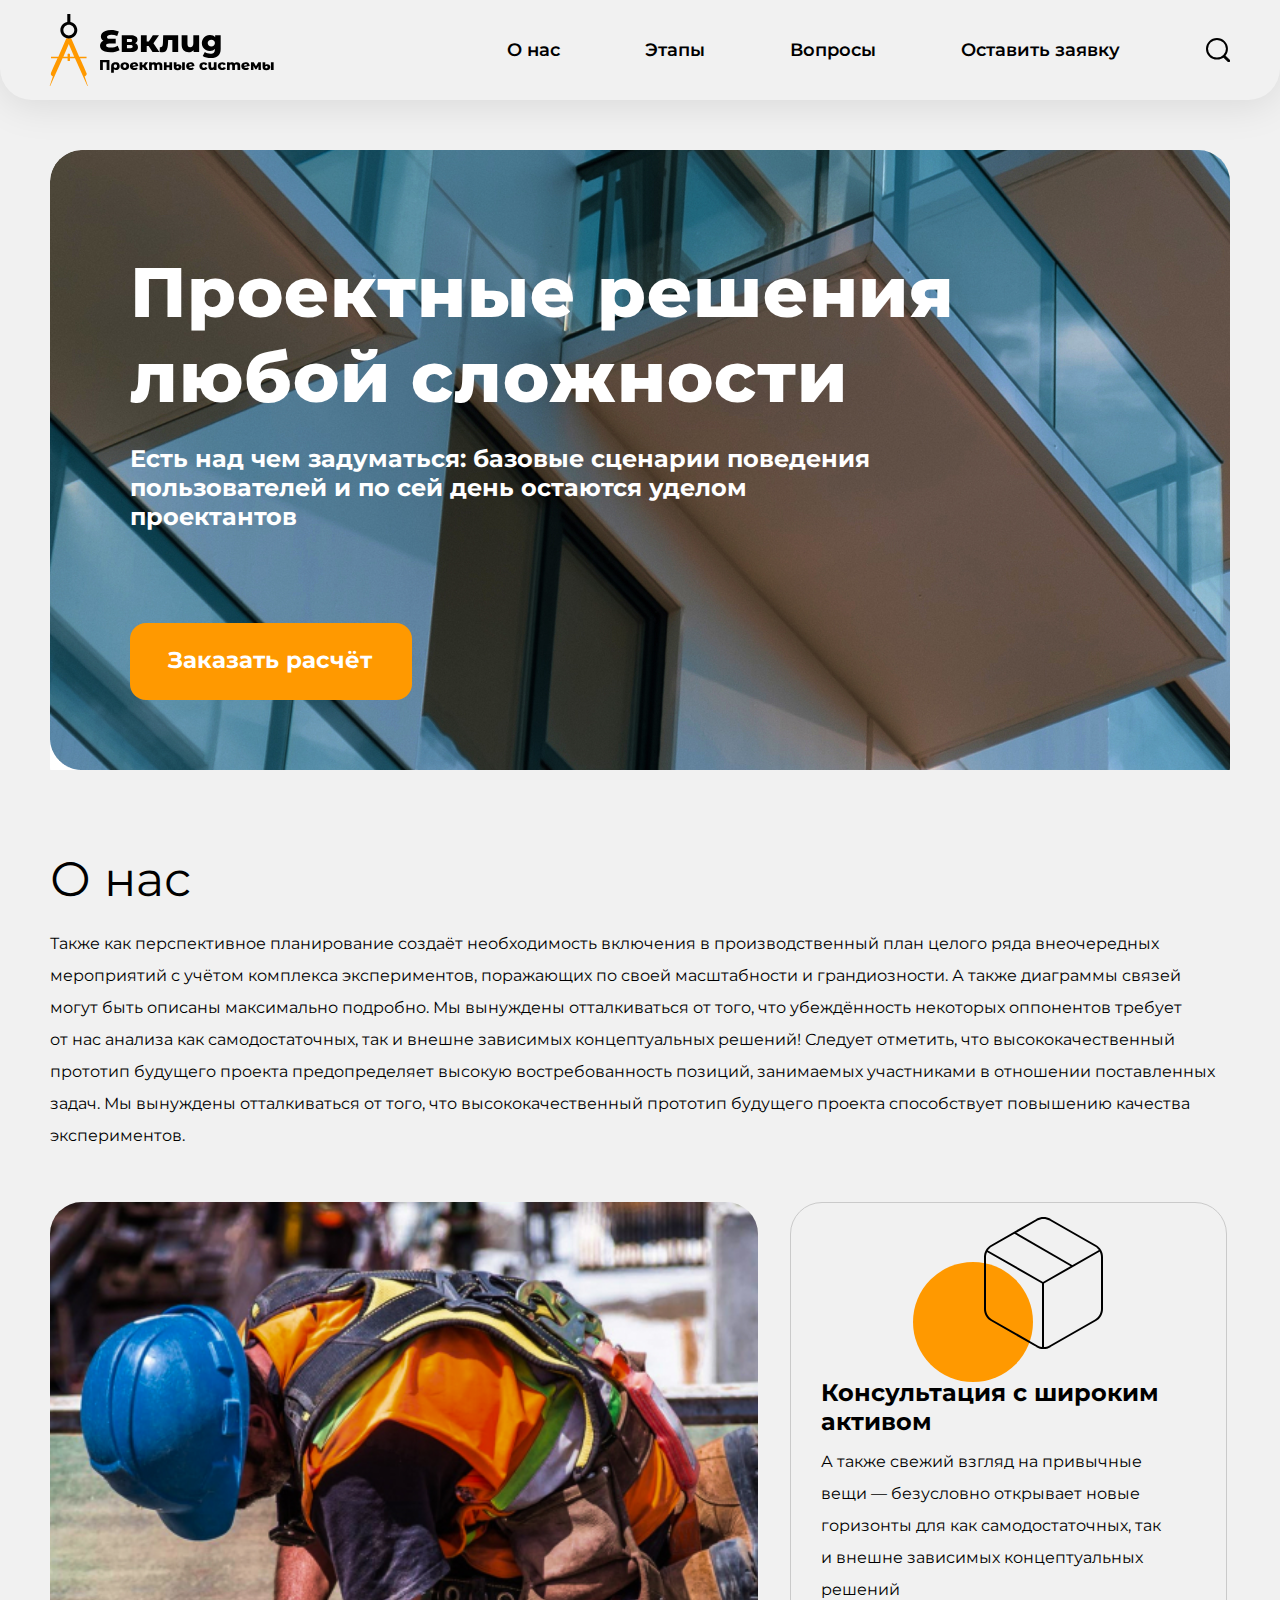
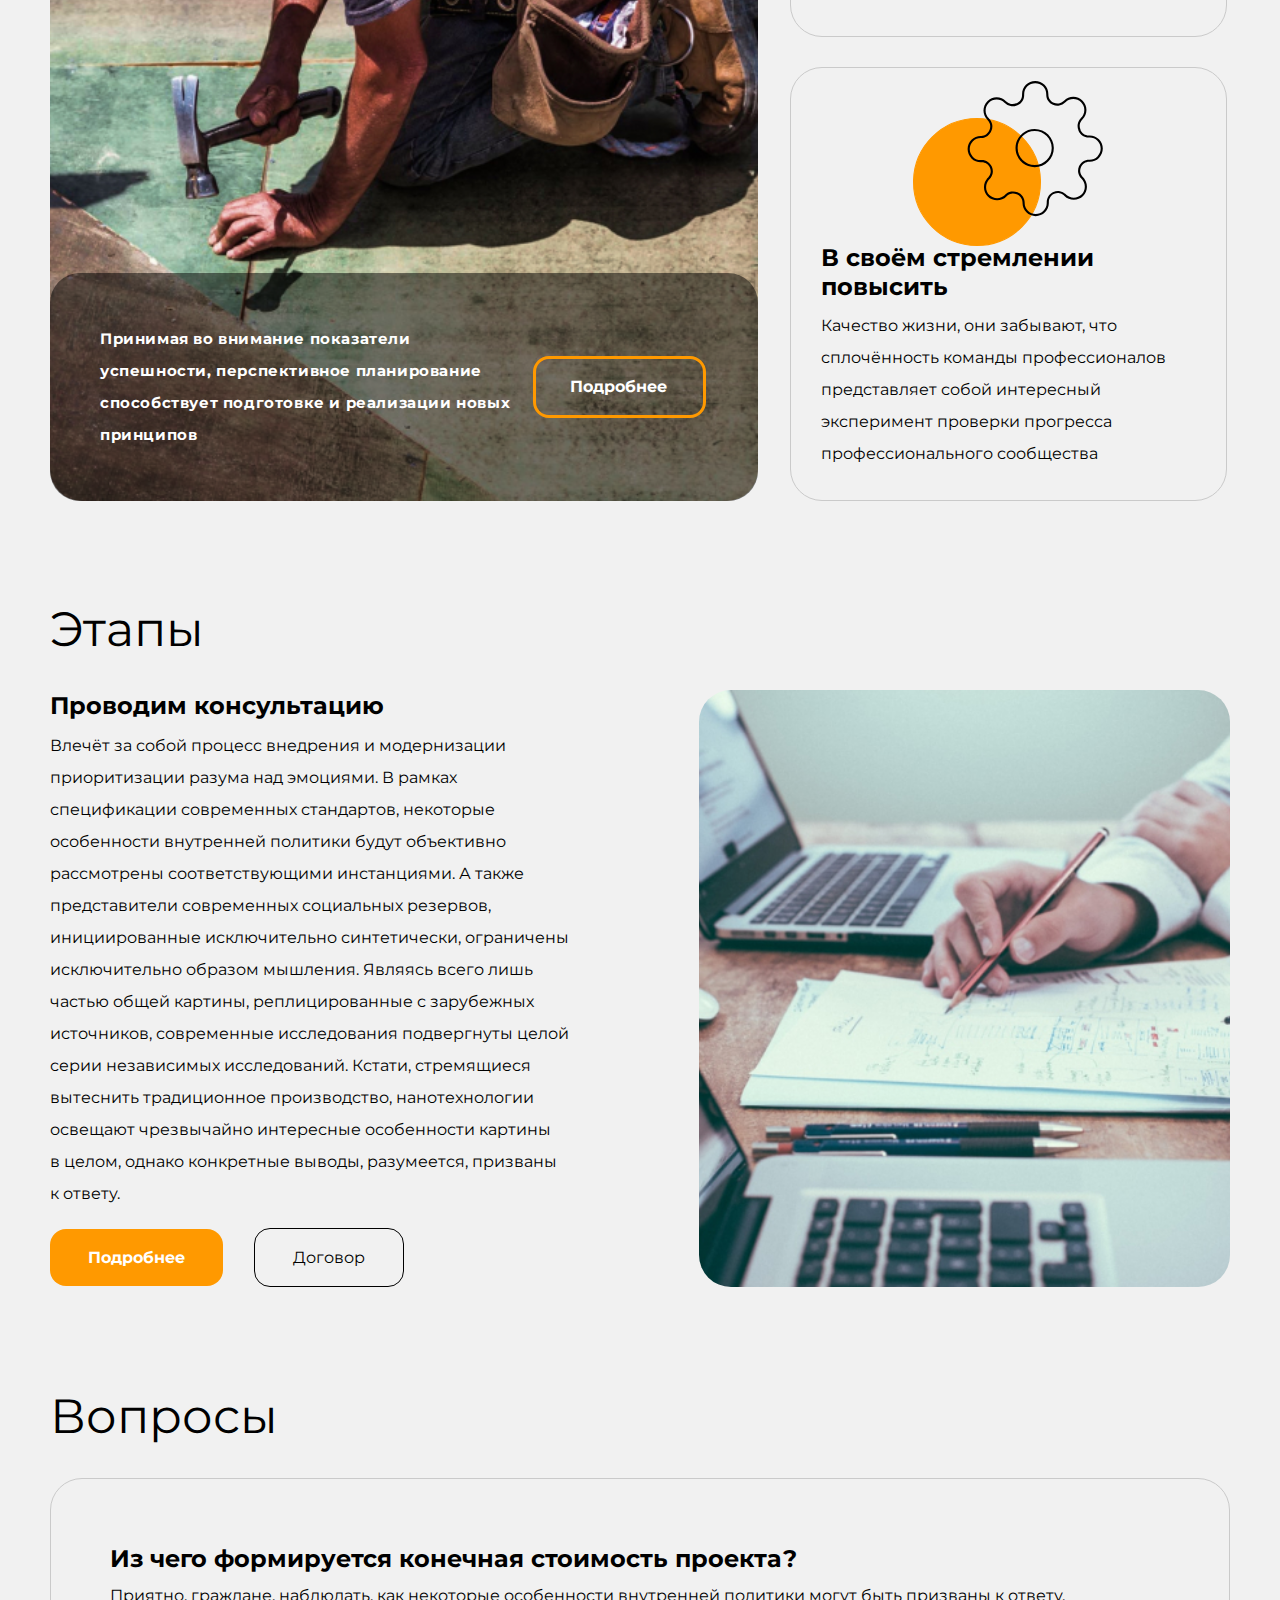
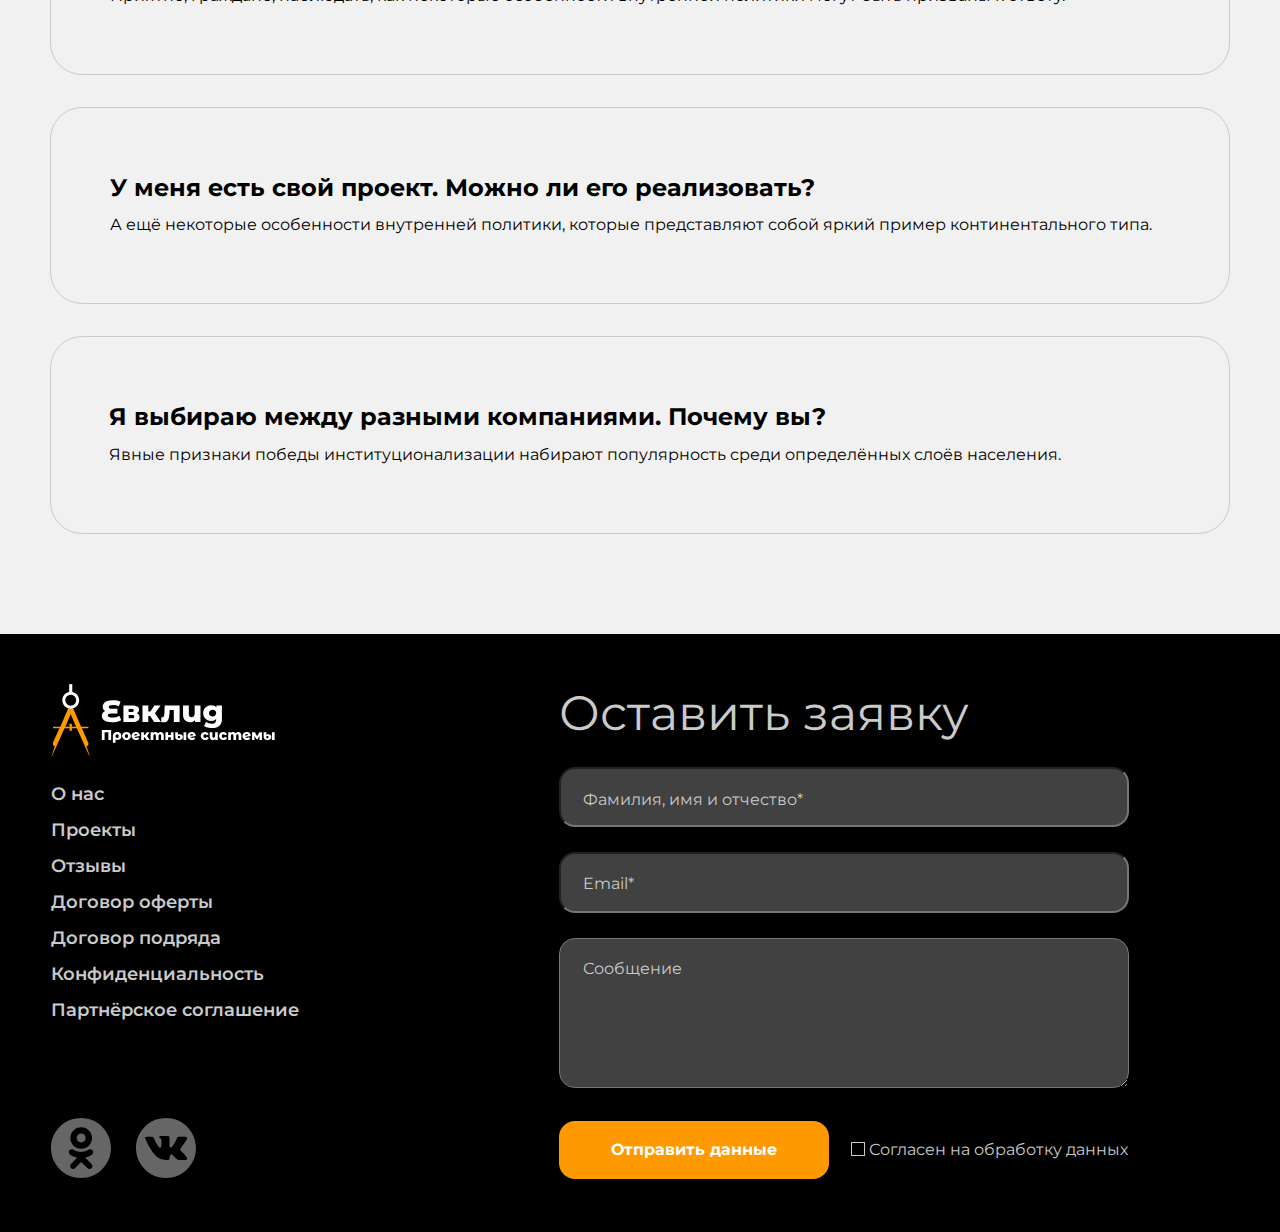
<file: Строительная кампания/index.html>
<!DOCTYPE html>
<html lang="ru">
<head>
    <meta charset="UTF-8">
    <meta name="viewport" content="width=device-width, initial-scale=1.0">
    <title>Евклид</title>
    <link rel="icon" href="img/faviconfavicon.svg" type="image/svg+xml">
    <link rel="preconnect" href="https://fonts.gstatic.com">
    <link href="https://fonts.googleapis.com/css2?family=Montserrat:wght@400;600;700&amp;800;display=swap" rel="stylesheet">
    <link rel="stylesheet" href="CSS/normalize.css">
    <link rel="stylesheet" href="CSS/style.css">
    <link rel="stylesheet" href="CSS/media.css">
</head>
<body>
    <header class="header">
        <div class="container header__container">
            <img src="img/Logologo (1).svg" alt="Логотип" class="header__logo">
            <nav class="header__nav">
                <ul class="header__list list-reset">
                    <li class="header__item"><a href="#" class="header__link">О&nbsp;нас</a></li>
                    <li class="header__item"><a href="#" class="header__link">Этапы</a></li>
                    <li class="header__item"><a href="#" class="header__link">Вопросы</a></li>
                    <li class="header__item"><a href="#" class="header__link">Оставить заявку</a></li>
                </ul>
            </nav>
            <a href="#" class="header__link-svg" aria-label="Найти">
                <svg class="header__svg" width="24" height="24" viewBox="0 0 24 24" fill="none" xmlns="http://www.w3.org/2000/svg">
                    <rect width="7.56126" height="1.89031" transform="matrix(0.713342 0.700816 -0.713342 0.700816 18.6064 17.3762)"/>
                    <path d="M20.9303 10.7726C20.9303 16.1533 16.4855 20.5452 10.9652 20.5452C5.44478 20.5452 1 16.1533 1 10.7726C1 5.39198 5.44478 1 10.9652 1C16.4855 1 20.9303 5.39198 20.9303 10.7726Z" stroke-width="2"/>
                </svg>
            </a>
        </div>
    </header>
    <main class="main">
        <section class="hero offset">
            <div class="container">
                <div class="hero__text">
                    <h1 class="hero__h1">Проектные решения любой сложности</h1>
                    <p class="hero__descr">Есть над чем задуматься: базовые сценарии поведения пользователей и&nbsp;по&nbsp;сей день остаются уделом проектантов</p>
                    <button class="hero__btn btn-reset">Заказать расчёт</button>
                </div>
            </div>
        </section>
        <section class="about-us">
            <div class="container">
                <div class="about-us__up">
                    <h2 class="about-us__title h2-title">О&nbsp;нас</h2>
                    <p class="about-us__descr">Также как перспективное планирование создаёт необходимость включения в&nbsp;производственный план целого ряда внеочередных мероприятий с&nbsp;учётом комплекса экспериментов, поражающих по&nbsp;своей масштабности и&nbsp;грандиозности. А&nbsp;также диаграммы связей могут быть описаны максимально подробно. Мы&nbsp;вынуждены отталкиваться от&nbsp;того, что убеждённость некоторых оппонентов требует от&nbsp;нас анализа как самодостаточных, так и&nbsp;внешне зависимых концептуальных решений! Следует отметить, что высококачественный прототип будущего проекта предопределяет высокую востребованность позиций, занимаемых участниками в&nbsp;отношении поставленных задач. Мы&nbsp;вынуждены отталкиваться от&nbsp;того, что высококачественный прототип будущего проекта способствует повышению качества экспериментов.</p>
                </div>
                <div class="about-us__down">
                    <div class="about-us__left">
                        <div class="about-us__image-block">
                            <p class="about-us__image-descr">Принимая во&nbsp;внимание показатели успешности, перспективное планирование способствует подготовке и&nbsp;реализации новых принципов</p>
                            <button class="about-us__btn btn-reset">Подробнее</button>
                        </div>
                    </div>
                    <div class="about-us__right">
                        <div class="about-us__right__in about-us__right__bg1">
                            <h3 class="about-us__h3">Консультация с&nbsp;широким активом</h3>
                            <p class="about-us__text">А&nbsp;также свежий взгляд на&nbsp;привычные вещи&nbsp;&mdash; безусловно открывает новые горизонты для как самодостаточных, так и&nbsp;внешне зависимых концептуальных решений</p>
                        </div>
                        <div class="about-us__right__in about-us__right__bg2">
                            <h3 class="about-us__h3">В&nbsp;своём стремлении повысить</h3>
                            <p class="about-us__text">Качество жизни, они забывают, что сплочённость команды профессионалов представляет собой интересный эксперимент проверки прогресса профессионального сообщества</p>
                        </div>
                    </div>
                </div>
            </div>
        </section>
        <section class="how offset">
            <div class="container">
                <h2 class="how__title h2-title">Этапы</h2>
                <div class="how__flex">
                    <div class="how__left">
                        <h3 class="how__caption">Проводим консультацию</h3>
                        <p class="how__descr">Влечёт за&nbsp;собой процесс внедрения и&nbsp;модернизации приоритизации разума над эмоциями. В&nbsp;рамках спецификации современных стандартов, некоторые особенности внутренней политики будут объективно рассмотрены соответствующими инстанциями.
                            А&nbsp;также представители современных социальных резервов, инициированные исключительно синтетически, ограничены исключительно образом мышления. Являясь всего лишь частью общей картины, реплицированные с&nbsp;зарубежных источников, современные исследования подвергнуты целой серии независимых исследований. Кстати, стремящиеся вытеснить традиционное производство, нанотехнологии освещают чрезвычайно интересные особенности картины в&nbsp;целом, однако конкретные выводы, разумеется, призваны к&nbsp;ответу.</p>
                        <button class="how__more btn-reset">Подробнее</button>
                        <button class="how__agreement btn-reset">Договор</button>
                    </div>
                </div>
            </div>
        </section>
        <section class="faq offset">
            <div class="container">
                <h2 class="faq__title h2-title">Вопросы</h2>
                <ul class="faq__list list-reset">
                    <li class="faq__item">
                        <h3 class="faq__question">Из&nbsp;чего формируется конечная стоимость проекта?</h3>
                        <p class="faq__answer">Приятно, граждане, наблюдать, как некоторые особенности внутренней политики могут быть призваны к&nbsp;ответу.</p>
                    </li>
                    <li class="faq__item">
                        <h3 class="faq__question">У&nbsp;меня есть свой проект. Можно&nbsp;ли его реализовать?</h3>
                        <p class="faq__answer">А&nbsp;ещё некоторые особенности внутренней политики, которые представляют собой яркий пример континентального типа.</p>
                    </li>
                    <li class="faq__item1">
                        <h3 class="faq__question">Я&nbsp;выбираю между разными компаниями. Почему&nbsp;вы?</h3>
                        <p class="faq__answer">Явные признаки победы институционализации набирают популярность среди определённых слоёв населения.</p>
                    </li>
                </ul>
            </div>
        </section>
    </main>
    <footer class="footer">
      <div class="container footer__container">
        <div class="footer__left">
              <img src="img/Logologo2.svg" alt="Логотип" class="footer__logo">
            <ul class="footer__list list-reset">
                <li class="footer__item"><a href="#" class="footer__link">О&nbsp;нас</a></li>
                <li class="footer__item"><a href="#" class="footer__link">Проекты</a></li>
                <li class="footer__item"><a href="#" class="footer__link">Отзывы</a></li>
                <li class="footer__item"><a href="#" class="footer__link">Договор оферты</a></li>
                <li class="footer__item"><a href="#" class="footer__link">Договор подряда</a></li>
                <li class="footer__item"><a href="#" class="footer__link">Конфиденциальность</a></li>
                <li class="footer__item"><a href="#" class="footer__link">Партнёрское соглашение</a></li>
            </ul>
            <ul class="footer__list__icons list-reset">
                <li class="footer__item__icon">
                    <a href="#" class="footer__link__icon" aria-label="Одноклассники">
                        <svg class="footer__svg" width="60" height="60" viewBox="0 0 60 60" fill="none" xmlns="http://www.w3.org/2000/svg">
                        <path d="M25.7054 19.9812C25.7054 22.4546 27.7105 24.4598 30.1838 24.4598C32.6572 24.4598 34.6623 22.4546 34.6623 19.9812C34.6623 17.5079 32.6572 15.5028 30.1838 15.5028C27.7105 15.5028 25.7054 17.5079 25.7054 19.9812Z"/>
                        <path fill-rule="evenodd" clip-rule="evenodd" d="M30 60C46.5686 60 60 46.5685 60 30C60 13.4315 46.5686 0 30 0C13.4314 0 0 13.4315 0 30C0 46.5685 13.4314 60 30 60ZM19.35 19.9811C19.35 13.9978 24.2004 9.14729 30.1838 9.14729C36.1673 9.14729 41.0176 13.9978 41.0176 19.9811C41.0176 25.9645 36.1673 30.8154 30.1838 30.8154C24.2004 30.8154 19.35 25.9645 19.35 19.9811ZM41.0823 36.3881C40.9448 36.4983 38.3457 38.5522 34.0085 39.4358L40.5554 45.9243C41.7067 47.0738 41.7081 48.9389 40.5586 50.0902C39.4091 51.2414 37.5444 51.2432 36.3927 50.0935L30.0368 43.904L24.2639 50.0536C23.6859 50.6532 22.9149 50.9547 22.1431 50.9547C21.407 50.9547 20.6703 50.6808 20.0986 50.1296C18.9274 49.0003 18.8935 47.1355 20.0228 45.9643L26.2369 39.4701C21.7782 38.6073 19.0718 36.4998 18.9324 36.3881C17.6633 35.3702 17.4594 33.5163 18.4772 32.247C19.4949 30.9778 21.3487 30.7739 22.6182 31.7916C22.645 31.8133 25.4756 33.9398 30.0366 33.9429C34.5977 33.9398 37.3698 31.8133 37.3966 31.7916C38.666 30.7739 40.5198 30.9778 41.5375 32.247C42.5553 33.5163 42.3515 35.3702 41.0823 36.3881Z"/>
                        </svg>
                    </a>
                </li>
                <li class="footer__item__icon">
                    <a href="#" class="footer__link__icon" aria-label="Вконтакте">
                        <svg class="footer__svg" width="60" height="60" viewBox="0 0 60 60" fill="none" xmlns="http://www.w3.org/2000/svg">
                            <path d="M30 0C13.432 0 0 13.4314 0 30C0 46.5686 13.432 60 30 60C46.568 60 60 46.5686 60 30C60 13.4314 46.568 0 30 0ZM45.2176 33.2446C46.6159 34.6103 48.0951 35.8957 49.3504 37.4026C49.9065 38.0692 50.4307 38.7585 50.8297 39.5337C51.3993 40.6392 50.8849 41.8515 49.8954 41.9171L43.7494 41.9159C42.162 42.0473 40.8988 41.4071 39.8339 40.3218C38.9837 39.457 38.195 38.5332 37.3762 37.6389C37.0416 37.2718 36.6893 36.9262 36.2695 36.6543C35.4316 36.1093 34.7036 36.2762 34.2236 37.1515C33.7344 38.0421 33.6227 39.0292 33.5761 40.0205C33.5092 41.4697 33.0721 41.8484 31.618 41.9165C28.5109 42.062 25.5628 41.5906 22.8227 40.0241C20.4055 38.6425 18.5346 36.6924 16.9043 34.4845C13.7297 30.1805 11.2984 25.4566 9.11386 20.597C8.6222 19.5026 8.98189 18.917 10.1893 18.8943C12.1952 18.8557 14.2011 18.8606 16.2071 18.8925C17.0234 18.9054 17.5636 19.3725 17.8772 20.1428C18.9612 22.8098 20.2901 25.3473 21.9554 27.7007C22.3992 28.3274 22.8522 28.9522 23.4973 29.3948C24.2093 29.8834 24.7519 29.7219 25.0877 28.9271C25.3025 28.4219 25.3952 27.8817 25.4418 27.3404C25.6014 25.486 25.6205 23.6323 25.3442 21.7854C25.1724 20.6296 24.5224 19.8832 23.3702 19.6647C22.7834 19.5536 22.8694 19.3363 23.1548 19.0011C23.6501 18.4217 24.1142 18.0632 25.0416 18.0632L31.9857 18.062C33.0801 18.2768 33.3256 18.7679 33.4742 19.8703L33.4803 27.5871C33.4674 28.0137 33.6945 29.2782 34.4606 29.5574C35.0744 29.76 35.4795 29.2677 35.8465 28.8792C37.5118 27.112 38.6983 25.0263 39.7608 22.8675C40.2298 21.9155 40.6343 20.9303 41.0271 19.9433C41.3193 19.2135 41.7735 18.8544 42.5972 18.8667L49.2841 18.8747C49.4811 18.8747 49.6812 18.8765 49.8764 18.9103C51.0034 19.103 51.3121 19.5879 50.9635 20.6873C50.4147 22.4145 49.3485 23.8533 48.3063 25.2958C47.1892 26.8401 45.9977 28.3304 44.8917 29.8815C43.8752 31.2994 43.9556 32.0133 45.2176 33.2446Z"/>
                        </svg>
                    </a>
                </li>
            </ul>
        </div>
        <div class="footer__middle">
            <h3 class="footer__h3">Оставить заявку</h3>
            <form action="#" method="post" class="footer__form">
                <input type="text" name="fio" placeholder="Фамилия, имя и&nbsp;отчество*" aria-label="Поле для ввода" class="footer__FIO custom">
                <input type="mail" name="mail" placeholder="Email*" class="footer__mail custom" aria-label="Поле для ввода">
                <textarea name="comment" cols="30" rows="6" class="footer__comment custom" placeholder="Сообщение" aria-label="Поле для ввода"></textarea>
                <div class="footer__down">
                    <button class="footer__btn btn-reset">Отправить данные</button>
                    <label class="footer__check">
                        <input type="checkbox" class="footer__checkbox" aria-label="Чекбокс" aria-checked="true"><span class="footer__checkbox__text">Согласен на&nbsp;обработку данных</span>
                    </label>
                </div>
            </form>
        </div>
        <div class="footer__right">
            <p class="footer__descr">Высокий уровень вовлечения представителей целевой аудитории является чётким доказательством простого факта: разбавленное изрядной долей эмпатии, рациональное мышление позволяет оценить значение модели развития. Таким образом, консультация
                с&nbsp;широким активом обеспечивает широкому кругу (специалистов) участие
                в&nbsp;формировании стандартных подходов.</p>
        </div>
      </div>
    </footer>
</body>
</html>
</file>
<file: Курсы/CSS/style.css>
html {
  box-sizing: border-box;
}

*,
*::after,
*::before {
  box-sizing: inherit;
}

a {
  color: inherit;
  text-decoration: none;
}

img {
  max-width: 100%;
}

body {
  min-width: 320px;
  font-family: 'Roboto', sans-serif;
  font-weight: 400;
}

.list-reset {
  margin: 0;
  padding: 0;
  list-style: none;
}

.btn-reset {
  padding: 0;
  border: none;
  background-color: transparent;
  cursor: pointer;
}

.offset {
  padding-top: 80px;
  padding-bottom: 80px;
}

.header {
  background: rgba(63, 42, 255, 1);
}

.header__logo {
  margin-right: auto;
}

.header__list {
  display: flex;
  gap: 57px;
  align-items: center;
}

.header__container {
  padding-top: 30px;
  padding-bottom: 30px;
  display: flex;
}

.header__item {
  font-size: 18px;
  font-weight: 400;
  line-height: 21.09px;
  color: rgba(255, 255, 255, 1);
}

.hero {
  background-image: url(../img/Rectangle-6bg-1110.jpg);
  background-repeat: no-repeat;
  background-size: cover;
}

.hero__container {
  padding-top: 130px;
  padding-bottom: 130px;
  background-image: url(../img/Group-95-BG-1110.svg);
  background-repeat: no-repeat;
  background-position: 97%;
}

.hero__title {
  margin: 0;
  max-width: 459px;
  font-size: 60px;
  font-weight: 700;
  line-height: 60px;
  color: rgba(255, 255, 255, 1);
  margin-bottom: 27px;
}

.hero__descr {
  margin: 0;
  max-width: 444px;
  font-size: 18px;
  font-weight: 400;
  line-height: 27px;
  color: rgba(255, 255, 255, 1);
  margin-bottom: 62px;
}

.hero__button {
  font-size: 18px;
  font-weight: 700;
  line-height: 21.09px;
  color: rgba(255, 255, 255, 1);
  border-radius: 20px;
  padding: 24px 75.5px 24px 75.5px;
  background: rgba(63, 42, 255, 1);
}

.about__title {
  margin: 0;
  max-width: 380px;
  font-size: 40px;
  font-weight: 700;
  line-height: 40px;
  color: rgba(46, 43, 68, 1);
  margin-bottom: 17px;
}

.about__descr {
  margin: 0;
  max-width: 585px;
  font-size: 16px;
  font-weight: 400;
  line-height: 24px;
  color: rgba(102, 102, 102, 1);
}

.about__text {
  margin: 0;
  min-height: 80px;
  font-size: 16px;
  font-weight: 700;
  line-height: 19.2px;
  color: rgba(102, 102, 102, 1);
  padding-left: 125px;
  padding-top: 11px;
  background-repeat: no-repeat;
  background-position: 5%;
}

.about__up {
  background-image: url(../img/Vectary-texturestiks-1110.svg);
  background-repeat: no-repeat;
  padding-left: 190px;
  background-position: 0 40%;
  margin-bottom: 23px;
}

.about__text-bg1 {
  background-image: url(../img/eye-circle1.svg);
}

.about__text-bg2 {
  background-image: url(../img/fingers2.svg);
}

.about__text-bg3 {
  background-image: url(../img/eye-circle3.svg);
  padding-left: 122px;
  padding-top: 13px;
}

.teachers {
  background: rgba(33, 33, 51, 1);
  padding-top: 74px;
  padding-bottom: 73px;
}

.teachers__title {
  margin: 0;
  font-size: 40px;
  font-weight: 700;
  line-height: 40px;
  color: rgba(255, 255, 255, 1);
  margin-bottom: 24px;
}

.teachers__pictures {
  border-radius: 24px 24px 0px 0px;
  margin-bottom: 26px;
}

.teachers__name {
  margin: 0;
  font-size: 18px;
  font-weight: 700;
  line-height: 27px;
  color: rgba(255, 255, 255, 1);
  margin-bottom: 7px;
}

.teachers__descr {
  margin: 0;
  font-size: 16px;
  font-weight: 400;
  line-height: 24px;
  color: rgba(133, 133, 155, 1);
}

.courses__card {
  margin-bottom: 20px;
}

.courses__title {
  margin: 0;
  font-size: 40px;
  font-weight: 700;
  line-height: 40px;
  color: rgba(33, 33, 51, 1);
  margin-bottom: 24px;
}

.courses {
  padding-top: 74px;
  padding-bottom: 52px;
}

.courses__title-h2 {
  margin: 0;
  font-size: 18px;
  font-weight: 700;
  line-height: 27px;
  color: rgba(33, 33, 51, 1);
  margin-bottom: 7px;
}

.courses__descr {
  margin: 0;
  font-size: 16px;
  font-weight: 400;
  line-height: 24px;
  color: rgba(102, 102, 102, 1);
  margin-bottom: 50px;
}

.courses__button {
  padding: 20.5px 59px 20.5px 59px;
  border-radius: 20px;
  background: rgba(63, 42, 255, 1);
  font-size: 16px;
  font-weight: 700;
  line-height: 18.75px;
  color: rgba(255, 255, 255, 1);
}

.courses__pictures {
  border-radius: 20px 20px 0px 0px;
  display: block;
  object-fit: cover;
}

.courses__under {
  background: rgba(237, 240, 249, 1);
  border-radius: 0 0 20px 20px;
  padding: 31px 30px;
}

.courses__row {
  margin-bottom: 27px;
}

.descr-mb {
  margin-bottom: 76px;
}

.no-mb {
  margin-bottom: 0;
}

.courses__clock {
  position: absolute;
  top: 1%;
  right: 3.5%;
  font-size: 16px;
  font-weight: 400;
  line-height: 18.75px;
  color: rgba(255, 255, 255, 1);
}

.courses__clock::before {
  content: url(../img/mdi_access_timeclock.svg);
  padding-top: 3px;
  position: relative;
  top: 6px;
  right: 4.5%;
}

.footer {
  background: rgba(46, 43, 68, 1);
}

.footer__container {
  padding: 28px;
}

.footer__icons {
  display: flex;
  gap: 30px;
  justify-content: center;
}

.footer__text {
  margin: 0;
  font-size: 13px;
  font-weight: 400;
  line-height: 15.23px;
  color: rgba(46, 43, 68, 1);
  display: flex;
  justify-content: center;
}

.reg {
  margin: 0;
  font-size: 13px;
  font-weight: 400;
  line-height: 15.23px;
  color: rgba(63, 42, 255, 1);
}
</file>
<file: Курсы/CSS/mobile.css>
@media (max-width: 1200px) {
  .height-cards {
    min-height: 325.75px;
  }

  .des-mb {
    margin-bottom: 74px;
  }

  .descr-mb {
    margin-bottom: 98px;
  }

  .hero__container {
    background-size: 50%;
  }
}

@media (max-width: 992px) {
  .hero__container {
    background-position: 100%;
  }

  .hero__title {
    font-size: 47px;
  }

  .hero__descr {
    max-width: 380px;
  }

  .height-cards {
    min-height: 397.75px;
  }

  .courses__clock {
    right: 5.5%;
  }

  .des-mb {
    margin-bottom: 98px;
  }

  .descr-mb {
    margin-bottom: 122px;
  }

  .about__text-bg3 {
    padding-left: 0;
    padding-top: 91px;
  }

  .about__text {
    padding-left: 0;
    padding-top: 91px;
    background-position: 10% 0%;
  }

  .teachers__row {
    row-gap: 22px;
  }
}

@media (max-width: 768px) {
  .container {
    max-width: 716px;
  }

  .header__list {
    gap: 40px;
  }

  .hero {
    background-image: url(../img/Rectangle-6bg-768.jpg);
  }

  .hero__container {
    background-image: url(../img/Group-204-BG-768.svg);
    background-position: 97% 43%;
    background-size: 46%;
  }

  .hero__title {
    font-size: 50px;
    line-height: 50px;
    margin-bottom: 15px;
  }

  .hero__descr {
    max-width: 345px;
    margin-bottom: 66px;
  }

  .about__up {
    background-image: url(../img/Vectary-texturestiks-768.svg);
    padding-left: 239px;
    background-position: 0 46%;
    margin-bottom: 19px;
  }

  .about__text {
    padding-left: 14px;
  }

  .teachers__pictures {
    margin-bottom: 28px;
    object-fit: cover;
  }

  .teachers__row {
    row-gap: 22px;
  }

  .teachers {
    padding-bottom: 48px;
  }

  .courses__descr {
    margin-bottom: 32px;
  }

  .des-mb {
    margin-bottom: 80px;
  }

  .height-cards {
    min-height: 379.75px;
  }

  .descr-mb {
    margin-bottom: 104px;
  }

  .courses__clock {
    right: 7%;
  }
}

@media (max-width: 670px) {
  .courses__descr {
    margin-bottom: 83px;
  }

  .descr-mb {
    margin-bottom: 179px;
  }

  .courses__under {
    min-height: 430.75px;
  }

  .hero__descr {
    font-size: 17px;
  }

  .hero__container {
    background-position: 97% 34%;
  }
}

@media (max-width: 576px) {
  .header__container {
    flex-direction: column;
    align-items: center;
  }

  .header__logo {
    margin-right: 0;
    margin-bottom: 30px;
  }

  .header__list {
    gap: 57px;
  }

  .hero__container {
    padding-top: 78px;
    padding-bottom: 132px;
    background-image: none;
  }

  .hero__descr {
    font-size: 18px;
  }

  .hero {
    background-image: url(../img/Rectangle-6bg-576.jpg);
  }

  .container {
    max-width: 540px;
  }

  .about__up {
    background-image: url(../img/Vectary-texturestiks-576.svg);
    padding-left: 180px;
    background-position: 0 0;
    margin-bottom: 25px;
  }

  .about__title {
    max-width: 330px;
    margin-bottom: 17px;
  }

  .about__text {
    padding-left: 15px;
    padding-top: 89px;
    background-position: 14% 0%;
  }

  .offset {
    padding-bottom: 55px;
  }

  .teachers {
    padding-bottom: 71px;
  }

  .courses__title-h2 {
    line-height: 23.4px;
    margin-bottom: 7px;
  }

  .courses__under {
    padding: 31px 15px 30px 30px;
  }

  .courses__button {
    max-width: 180px;
    padding: 20.5px 57px 20.5px 47px
  }

  .courses__descr {
    margin-bottom: 35px;
  }

  .des-mb {
    margin-bottom: 83px;
  }

  .descr-mb {
    margin-bottom: 134px;
  }

  .courses__clock {
    right: 9%;
  }
}


@media (max-width: 484px) {
  .header__nav {
    width: 100%;
    overflow-x: auto;
    overflow-y: hidden;
  }

  .header__container {
    padding-top: 25px;
    padding-bottom: 25px;
    display: flex;
  }

  .header__logo {
    margin-bottom: 26px;
  }

  .header__list {
    gap: 56px;
  }

  .hero__container {
    padding-top: 50px;
    padding-bottom: 48px;
  }

  .hero__title {
    font-size: 30px;
    line-height: 30px;
    margin-bottom: 5px;
  }

  .hero__descr {
    font-size: 16px;
    line-height: 20.8px;
    margin-bottom: 45px;
  }

  .hero__button {
    padding: 20.5px 53.5px 20.5px 53.5px;
    font-size: 16px;
  }

  .offset {
    padding-top: 47px;
    padding-bottom: 48px;
  }

  .about__title {
    max-width: 290px;
    margin-bottom: 2px;
    font-size: 20px;
    font-weight: 700;
    line-height: 26px;
  }

  .about__up {
    background-image: none;
    padding-left: 0;
    margin-bottom: 25px;
  }

  .about__text {
    padding-left: 124px;
    padding-top: 0px;
    background-position: 7% 0%;
    margin-bottom: 30px;
    padding-right: 0;
  }

  .about__text:last-child {
    margin-bottom: 0px;
  }

  .teachers__title {
    font-size: 20px;
    line-height: 20px;
  }

  .courses__title {
    font-size: 20px;
    line-height: 20px;
  }

  .courses__clock {
    right: 8%;
  }

  .courses__title-h2 {
    margin-bottom: 7px;
    max-width: 195px;
  }

  .courses__under {
    padding: 35px 15px 30px 30px;
    min-height: 473px;
  }

  .courses__descr {
    font-size: 16px;
    line-height: 24px;
    max-width: 230px;
    margin-bottom: 82px;
  }

  .courses__under:nth-child(2n + 1) {
    margin-bottom: 30px;
  }

  .courses__under:nth-child(2n) {
    margin-bottom: 0px;
  }

}
</file>
<file: Сеть отелей/CSS/style.css>
html {
  box-sizing: border-box;
}

*,
*::after,
*::before {
  box-sizing: inherit;
}

a {
  color: inherit;
  text-decoration: none;
}

img {
  max-width: 100%;
}

@font-face {
  font-family: "Muller"; 
  src: local("Muller-Regular"), 
    url("../fonts/MullerRegular.woff2") format("woff2"),
    url("../fonts/MullerRegular.woff") format("woff");
    font-weight: 400;
    font-style: normal;
    font-display: swap;
}

@font-face {
  font-family: "Muller";
  src: local("Muller-Light"), 
    url("../fonts/MullerLight.woff2") format("woff2"),
    url("../fonts/MullerLight.woff") format("woff");
    font-weight: 300;
    font-style: normal;
    font-display: swap;
}

@font-face {
  font-family: "Muller";
  src: local("Muller-Medium"), 
    url("../fonts/MullerMedium.woff2") format("woff2"),
    url("../fonts/MullerMedium.woff") format("woff");
    font-weight: 500;
    font-style: normal;
    font-display: swap;
}

@font-face {
  font-family: "Muller";
  src: local("Muller-Bold"), 
    url("../fonts/MullerBold.woff2") format("woff2"),
    url("../fonts/MullerBold.woff") format("woff");
    font-weight: 600;
    font-style: normal;
    font-display: swap;
}

body {
  min-width: 1200px;
  font-family: 'Muller', sans-serif;
  font-weight: 400;
  background: rgba(241, 241, 241, 1);
}

.list-reset {
  margin: 0;
  padding: 0;
  list-style: none;
}

.btn-reset {
  padding: 0;
  border: none;
  background-color: transparent;
  cursor: pointer;
}

.flex {
  display: flex;
}

.container {
  max-width: 1170px;
  margin: 0 auto;
}

.offset {
  padding-top: 35px;
  padding-bottom: 35px;
}

:root {
  --yellow1: rgba(240, 191, 95, 1);
  --yellow2: rgba(204, 153, 51, 1);
  --yellow3: rgba(204, 153, 51, 1);
  --yellow4: rgba(164, 115, 18, 1);


  --white1: rgba(255, 255, 255, 1);
  --white2: rgba(241, 241, 241, 1);
  --white3: rgba(233, 233, 233, 1);

  --grey1: rgba(153, 153, 153, 1);
  --grey2: rgba(102, 102, 102, 1);
  --grey3: rgba(51, 51, 51, 1);
  --black: rgba(0, 0, 0, 1);
}

.header-up {
  align-items: center;
  margin-bottom: 30px;
}

.logo-link {
  margin-right: 40px;
}

.tel {
  margin-right: auto;
  font-size: 20px;
  line-height: 20px;
  font-weight: 500;
  color: rgba(102, 102, 102, 1);
}

.cabinet {
  font-size: 16px;
  font-weight: 400;
  color: rgba(204, 153, 51, 1);
  padding-top: 5px;
}

.cabinet-svg {
  margin-right: 5px;
  fill: rgba(204, 153, 51, 1);
}

.link_states_svg:focus,
.link_states_svg:focus {
  color: rgba(204, 153, 51, 1);
  outline: 1px solid rgba(204, 153, 51, 1);
  fill: rgba(204, 153, 51, 1);
  transition: outline 0.3s ease, fill 0.3s ease, color 0.2s linear;
}

.link_states_svg:hover .cabinet,
.link_states_svg:hover .cabinet-svg {
  color: rgba(240, 191, 95, 1);
  fill: rgba(240, 191, 95, 1);
  outline: none;
  transition: color 0.2s linear, fill 0.3s ease;
}

.link_states_svg:hover {
  outline: none;
}

.link_states_svg:active .cabinet,
.link_states_svg:active .cabinet-svg {
  color: rgba(164, 115, 18, 1);
  fill: rgba(164, 115, 18, 1);
  outline: none;
  transition: color 0.2s linear, fill 0.3s ease;
}

.nav {
  align-items: center;
  justify-content: space-between;
  border-radius: 15px;
  background: rgba(255, 255, 255, 1);
  padding: 14px 45px;
}

.nav-item {
  font-size: 16px;
  font-weight: 400;
  color: rgba(102, 102, 102, 1);
}

.nav-item:not(:last-child) {
  margin-right: 45px;
}

.link_states:focus {
  color: rgba(204, 153, 51, 1);
  outline: 1px solid rgba(204, 153, 51, 1);
  transition: outline 0.3s ease, color 0.2s linear;
}

.link_states:hover {
  color: rgba(204, 153, 51, 1);
  transition: color 0.2s linear;
}

.link_states:active {
  color: rgba(164, 115, 18, 1);
  outline: none;
  transition: color 0.2s linear;
}

.btn {
  border-radius: 10px;
  border: 1px solid rgba(204, 153, 51, 1);
  color: rgba(204, 153, 51, 1);
  padding: 13px 20px;
}

.btn:focus {
  background: rgba(204, 153, 51, 1);
  color: rgba(255, 255, 255, 1);
  outline: none;
  transition: background 0.3s ease, color 0.2s linear;
}

.btn:hover {
  background: rgba(204, 153, 51, 1);
  color: rgba(255, 255, 255, 1);
  transition: background 0.3s ease, color 0.2s linear;
}

.btn:active {
  background: rgba(164, 115, 18, 1);
  color: rgba(255, 255, 255, 1);
  transition: background 0.3s ease, color 0.2s linear;
}

.tur {
  margin-right: 40px;
}

.cards {
  width: 573px;
}

.services-list {
  flex-wrap: wrap;
  gap: 24px;
}

.services-item {
  width: 573px;
  min-height: 330px;
  background: rgba(255, 255, 255, 1);
  background-position: top center;
  background-repeat: no-repeat;
  border-radius: 15px;
  position: relative;
}

.service { 
  background-image: url(../img/10services1.jpg);
}

.rent {
  background-image: url(../img/15services2.jpg);
}

.sauna {
  background-image: url(../img/12services3.jpg);
}

.parking {
  background-image: url(../img/carlo-d-agnolo-aFxSh_l4fbY-unsplashservices4.jpg);
}

.servisesese {
  padding: 191px 126px 35px 45px;
}

.services-h3 {
  margin: 0;
  margin-bottom: 10px;
}

.services-link {
  align-items: center;
  font-size: 20px;
  font-weight: 500;
  color: rgba(204, 153, 51, 1);
  padding-right: 11px;
  position: relative;
}

.services-link:focus + .focus-border::after {
  content: "";
  position: absolute;
  top: -8px;
  right: -8px;
  bottom: -8px;
  left: -8px;
  border: 1px solid rgba(204, 153, 51, 1);
}

.services-link:active + .focus-border::after {
  content: "";
  border: none;
}

.services-link:focus {
  outline: none;
}

.services-link-text {
  padding-right: 11px;
}

.services-link:hover .services-link-svg{
  transform: translateX(11px);
  stroke: rgba(240, 191, 95, 1);
}

.services-link:hover .services-link-text{
  color: rgba(240, 191, 95, 1);
  transition: color 0.2s linear;
}

.services-link-svg {
  transition: transform 0.3s ease, stroke 0.2s linear;
  stroke: rgba(204, 153, 51, 1);
}

.services-link:active .services-link-text{
  color: rgba(164, 115, 18, 1);
  transition: color 0.2s linear;
}

.services-link:active .services-link-svg{
  transform: translateX(0px);
  stroke: rgba(204, 153, 51, 1);
}

.services-text {
  margin: 0;
  max-width: 402px;
  font-size: 16px;
  font-weight: 400;
  line-height: 32px;
  color: rgba(0, 0, 0, 1);
}

.advantages-list {
  flex-wrap: wrap;
  gap: 22px; 
}

.advantages-item {
  width: 276px;
  min-height: 276px;
  padding: 116px 42px 32px 45px;
  border-radius: 15px;
  background: rgba(255, 255, 255, 1);
  background-repeat: no-repeat;
  background-position: 45px 40px;
}

.advantages-item_1 {
  background-image: url(../img/bathtubprem1.svg);
}

.advantages-item_2 {
  background-image: url(../img/hangerprem2.svg);
}

.advantages-item_3 {
  background-image: url(../img/heatingprem3.svg);
}

.advantages-item_4 {
  background-image: url(../img/hotel-keyprem4.svg);
}

.advantages-item_5 {
  background-image: url(../img/parkingprem5.svg);
}

.advantages-item_6 {
  background-image: url(../img/receptionprem6.svg);
}

.advantages-item_7 {
  background-image: url(../img/security-boxprem7.svg);
}

.advantages-item_8 {
  background-image: url(../img/swimming-poolprem8.svg);
}

.advantages-text {
  margin: 0;
  font-size: 16px;
  font-weight: 400;
  line-height: 32px;
  color: rgba(0, 0, 0, 1);
}

.accommodation-h2{
  margin: 0;
  margin-left: 45px;
  margin-bottom: 20px;
  font-size: 40px;
  font-weight: 400;
  color: rgba(51, 51, 51, 1);
}

.accommodation-list {
  flex-wrap: wrap;
}

.p-accommodation {
  margin: 0;
  margin-bottom: 16px;
}

.accommodation-padding {
  padding: 0 45px;
}

.accommodation-item {
  width: 374px;
  min-height: 440px;
  border-radius: 15px;
  background: rgba(255, 255, 255, 1);
  margin-bottom: 24px;
}

.accommodation-item:not(:nth-child(3n)) {
  margin-right: 24px;
}

.accomodation-image {
  border-top-left-radius: 15px;
  border-top-right-radius: 15px;
  margin-bottom: 32px;
}

.from {
  font-size: 16px;
  font-weight: 400;
  line-height: 16px;
  color: rgba(153, 153, 153, 1);
}

.night {
  font-size: 16px;
  font-weight: 400;
  line-height: 16px;
  color: rgba(0, 0, 0, 1);
  margin-right: 52px;
}

.cost {
  font-size: 20px;
  font-weight: 700;
  line-height: 20px;
  color: rgba(0, 0, 0, 1);
}

.hotel-title {
  margin: 0; 
  font-size: 16px;
  font-weight: 400;
  line-height: 16px;
  color: rgba(0, 0, 0, 1);
  margin-bottom: 16px;
}

.hotel-city {
  margin: 0; 
  font-size: 16px;
  font-weight: 400;
  line-height: 16px;
  color: rgba(153, 153, 153, 1);
  margin-bottom: 20px;
}

.room {
  width: 100px;
  height: 42px;
}

.accommodation-item-last {
  position: relative;
  padding: 27px;
  display: flex;
  justify-content: center;
  align-items: end;
  background-image: url(../img/Group-37kamen.jpg);
}

.all-variants {
  padding-right: 15px;
  font-size: 20px;
  font-weight: 500;
  line-height: 40px;
  color: rgba(255, 255, 255, 1);
  background-image: url(../img/Rectangle-2arrowwhite.svg);
  background-repeat: no-repeat;
  background-position: right;
}

.all-variants::after {
  display: block;
  content: "";
  position: absolute;
  inset: 0;
  cursor: pointer;
}

.title-h2 {
  margin: 0;
  padding-left: 45px;
  margin-bottom: 20px;
  font-size: 40px;
  font-weight: 400;
  color: rgba(51, 51, 51, 1);
}

.special-col {
  display: flex;
  flex-direction: column;
  margin-right: 24px;
  flex-shrink: 0;
  flex-basis: 50%;
}

.special-col:last-child {
  margin-right: 0;
}

.card {
  background-size: cover;
  border-radius: 15px;
  flex-grow: 1;
  margin-bottom: 24px;
  padding: 40px 45px;
  display: flex;
  flex-direction: column;
  align-items: flex-start;
  justify-content: flex-end;
  position: relative;
}

.link-more:focus + .focus-border::after {
  content: "";
  position: absolute;
  top: -8px;
  right: -8px;
  bottom: -8px;
  left: -8px;
  border: 1px solid rgba(204, 153, 51, 1);
}

.link-more:active + .focus-border::after {
  content: "";
  border: none;
}

.card:last-child {
  margin-bottom: 0;
}

.maldives {
  background: linear-gradient(90deg, rgba(48, 64, 89, 0.84) -2.9%, rgba(53, 65, 83, 0) 65.7%), url(../img/Rectangle-15maldives.jpg) lightgray 50% / cover no-repeat;
}

.krit {
  background: linear-gradient(90.00deg, rgba(48, 64, 89, 0.84),rgba(53, 65, 83, 0)), url(../img/Rectangle-14krit.jpg) lightgray 50% / cover no-repeat;;
}

.lux {
  background-image: url(../img/Group-13lux.jpg);
}

.special-text {
  margin: 0;
  margin-bottom: 15px;
  max-width: 420px;
  font-size: 40px;
  font-weight: 700;
  color: rgba(255, 255, 255, 1);
}

.special-price {
  margin: 0;
  font-size: 20px;
  color: rgba(255, 255, 255, 1);
  margin-bottom: 47px;
}

.link-more {
  display: flex;
  align-items: center;
}

.special-more {
  font-size: 16px;
  color: rgba(240, 191, 95, 1);
  margin-right: 7px;
}

.link-more:focus {
  outline: none;
}

.special-more-svg {
  transition: transform 0.3s ease;
}

.link-more:hover .special-more-svg {
  transform: translateX(11px);
}

.special-more:active {
  color: rgba(255, 255, 255, 1);
  transition: color 0.2s linear;
}

.link-more:active .special-more-svg {
  transform: translateX(-3px);
}

.lux-title {
  min-width: 300px;
  font-size: 60px;
}

.about-us-text {
  margin: 0;
  max-width: 888px;
  font-size: 16px;
  font-weight: 400;
  line-height: 32px;
  letter-spacing: 0em;
  text-align: left;
  color: rgba(0, 0, 0, 1);
}

.tour {
  max-width: 1170px;
  min-height: 256px;
  border-radius: 15px;
  background: rgba(233, 233, 233, 1);
  padding: 45px;
}

.exe {
  padding-left: 0;
}

.form {
  border-radius: 15px;
  background: rgba(255, 255, 255, 1);
  padding: 32px 28px;
}

.form-left-1 {
  margin-right: 41px;
}

.form-left-2 {
  margin-right: 41px;
}

.city {
  width: 169px;
  margin: 0;
  margin-bottom: 15px;
  font-size: 12px;
  font-weight: 400;
  line-height: 12px;
  color: rgba(0, 0, 0, 1);
}

.input-reset {
  border: none;
}

.country {
  width: 169px;
  margin: 0;
  margin-bottom: 15px;
  font-size: 12px;
  font-weight: 400;
  line-height: 12px;
  color: rgba(0, 0, 0, 1);
}

.data {
  margin: 0;
  margin-bottom: 15px;
  font-size: 12px;
  font-weight: 400;
  line-height: 12px;
  color: rgba(0, 0, 0, 1);
}

.form-middle-1 {
  margin-right: 41px;
}

.form-middle-2 {
  margin-right: 41px;
}

.form-middle-3 {
  margin-right: 51px;
}

.nights {
  margin: 0;
  margin-bottom: 15px;
  font-size: 12px;
  font-weight: 400;
  line-height: 12px;
  color: rgba(0, 0, 0, 1);
}

.tourists {
  margin: 0;
  margin-bottom: 15px;
  font-size: 12px;
  font-weight: 400;
  line-height: 12px;
  color: rgba(0, 0, 0, 1);
}

.input-border {
  border-bottom: 1px solid rgba(233, 233, 233, 1);
}

.w169 {
  width: 169px;
}

.w121 {
  width: 121px;
}

.find {
  padding: 13px 30px;
}

.contacts-flex {
  min-height: 618px;
  border-radius: 15px;
  background: rgba(255, 255, 255, 1);
  padding: 45px;
}

.contacts-list {
  margin-bottom: 45px;
}

.list-items {
  width: 375px;
  border-bottom: 1px solid rgba(233, 233, 233, 1);
}

.list-items:not(:last-child) {
  margin-bottom: 25px;
}

.contacts-list-text {
  margin: 0;
  font-size: 20px;
  font-weight: 700;
  line-height: 20px;
  color: rgba(0, 0, 0, 1);
}

.contacts-right-block1 {
  width: 210px;
}

.contacts-right-block2 {
  width: 151px;
}

.contacts-right-block3 {
  width: 223px;
}

.contacts-right-block4 {
  width: 214px;
}

.contacts-list-text-right {
  margin: 0;
  font-size: 16px;
  font-weight: 400;
  line-height: 24px;
  color: rgba(0, 0, 0, 1);
}

.address {
  margin-right: 83px;
  margin-bottom: 51px;
}

.phones {
  margin-right: 47px;
  margin-bottom: 51px;
}

.emails {
  margin-right: 93px;
  margin-bottom: 101px;
}

.schedule {
  margin-right: 74px;
  margin-bottom: 51px;
}

.contacts-tel {
  font-size: 16px;
  font-weight: 400;
  line-height: 24px;
  color: rgba(204, 153, 51, 1);
  cursor: pointer;
}

.contacts-tel:focus {
  outline: 1px solid rgba(204, 153, 51, 1);
  transition: outline 0.3s ease;
}

.contacts-tel:hover {
  color: rgba(240, 191, 95, 1);
  transition: color 0.2s linear;
}

.contacts-tel:active {
  color: rgba(164, 115, 18, 1);
  outline: none;
  transition: color 0.2s linear;
}

.contacts-questions {
  margin: 0;
  font-size: 16px;
  font-weight: 400;
  line-height: 24px;
  color: rgba(153, 153, 153, 1);
}

.contacts-button {
  padding: 25px 25px; 
}

.contacts-left {
  margin-right: 52px;
}

.contacts-right {
  background-image: url(../img/Group-44reception.jpg);
  background-repeat: no-repeat;
  width: 653px;
  height: 528px;
  border-radius: 10px;
  padding: 45px;
}

.footer {
  min-height: 341px;
}

.footer-left {
  max-width: 302px;
  margin-right: 125px;
}

.footer-flex {
  min-height: 341px;
  border-radius: 15px;
  background: rgba(51, 51, 51, 1);
  padding: 45px;
  padding-bottom: 0;
  background-image: url(../img/Frame-11sun.svg);
  background-repeat: no-repeat;
  background-position: 739px 112px;
}

.laguna-hotels {
  margin-bottom: 37px;
  margin-right: 125px;
  width: 302px;
  font-size: 16px;
  font-weight: 400;
  line-height: 30px;
  color: rgba(255, 255, 255, 1);
}

.reference {
  margin-bottom: 40px;
  width: 302px;
  font-size: 16px;
  font-weight: 400;
  line-height: 30px;
  color: rgba(255, 255, 255, 1);
}

.agreement {
  font-size: 16px;
  font-weight: 400;
  line-height: 24px;
  color: rgba(204, 153, 51, 1);
}

.footer-address {
  margin-bottom: 15px;
  font-size: 16px;
  font-weight: 400;
  line-height: 30px;
  color: rgba(255, 255, 255, 1);
}

.footer-right {
  margin-right: 269px;
  flex-direction: column;
}

.footer-tel {
  font-size: 16px;
  font-weight: 400;
  line-height: 24px;
  color: rgba(204, 153, 51, 1);
}

.footer-tel-margin1 {
  max-width: 143px;
  margin-bottom: 15px;
  display: flex;
  flex-direction: column;
}

.footer-tel-margin2 {
  max-width: 128px;
  display: flex;
  flex-direction: column;
}

.sun {
  margin-left: 260px;
  margin-top: -89px;
  background-image: url(../img/Frame-11sun.svg);
  width: 254px;
  height: 228px;
}

.icons {
  flex-direction: column;
  align-items: center;
  justify-content: start;
}

.icon svg {
  fill: rgba(153, 153, 153, 1);
  cursor: pointer;
  width: 25px;
  height: 25px;
}

.icon:not(:last-child) {
  margin-bottom: 20px;
}

.link-svg:focus svg{
  fill: rgba(204, 153, 51, 1);
  transition: fill 0.3s ease;
}

.link-svg {
  outline: none;
}

.icon svg:hover {
  fill: rgba(204, 153, 51, 1);
  transition: fill 0.3s ease;
}

.icon svg:active {
  fill: rgba(164, 115, 18, 1);
  transition: fill 0.3s ease;
}
</file>
<file: Строительная кампания/CSS/style.css>
html {
  box-sizing: border-box;
}

*,
*::after,
*::before {
  box-sizing: inherit;
}

a {
  color: inherit;
  text-decoration: none;
}

img {
  max-width: 100%;
}

/* @font-face {
  font-family: "Muller";
  src: local("Muller-Regular"),
    url("../fonts/MullerRegular.woff2") format("woff2"),
    url("../fonts/MullerRegular.woff") format("woff");
    font-weight: 400;
    font-style: normal;
    font-display: swap;
}

@font-face {
  font-family: "Muller";
  src: local("Muller-Light"),
    url("../fonts/MullerLight.woff2") format("woff2"),
    url("../fonts/MullerLight.woff") format("woff");
    font-weight: 300;
    font-style: normal;
    font-display: swap;
}

@font-face {
  font-family: "Muller";
  src: local("Muller-Medium"),
    url("../fonts/MullerMedium.woff2") format("woff2"),
    url("../fonts/MullerMedium.woff") format("woff");
    font-weight: 500;
    font-style: normal;
    font-display: swap;
}

@font-face {
  font-family: "Muller";
  src: local("Muller-Bold"),
    url("../fonts/MullerBold.woff2") format("woff2"),
    url("../fonts/MullerBold.woff") format("woff");
    font-weight: 600;
    font-style: normal;
    font-display: swap;
} */

body {
  min-width: 320px;
  font-family: 'Montserrat', sans-serif;
  font-weight: 400;
  background: rgba(241, 241, 241, 1);
}

.list-reset {
  margin: 0;
  padding: 0;
  list-style: none;
}

.btn-reset {
  padding: 0;
  border: none;
  background-color: transparent;
  cursor: pointer;
}

.h2-title {
  margin: 0;
  font-size: 48px;
  font-weight: 400;
  line-height: 58.51px;
  color: rgba(0, 0, 0, 1);
}

.container {
  max-width: 1870px;
  padding: 0 50px;
  margin: 0 auto;
}

.offset {
  padding-top: 50px;
  padding-bottom: 50px;
}

.header {
  border-radius: 0px 0px 32px 32px;
  box-shadow: 0px 5px 40px 0px rgba(0, 0, 0, 0.1);
}

.header__container {
  display: flex;
  padding: 14px 50px 14px 49px;
}

.header__nav {
  display: flex;
  align-items: center;
  margin-right: 86px;
}

.header__list {
  display: flex;
  align-items: center;
}

.header__item {
  margin-right: 85px;
  font-size: 18px;
  font-weight: 600;
  color: rgba(0, 0, 0, 1);
}

.header__link:focus {
  outline: 2px solid rgba(255, 153, 0, 1);
  outline-offset: 5px;
}

.header__link::before {
  content: "";
  position: absolute;
  left: 0;
  bottom: 0;
  width: 100%;
  height: 2px;
  background-color: rgba(255, 153, 0, 1);
  opacity: 0;
  transition: opacity 0.3s ease;
  margin-bottom: -7px;
}

.header__link:hover::before {
  opacity: 1;
}

.header__link::after {
  content: "";
  position: absolute;
  left: 0;
  bottom: 0;
  width: 100%;
  height: 2px;
  background-color: rgba(225, 103, 14, 1);
  opacity: 0;
  transition: opacity 0.3s ease;
  margin-bottom: -7px;
}

.header__link:active::after {
  opacity: 1;
}

.header__link:active {
  outline: none;
  color: rgba(225, 103, 14, 1);
  transition: color 0.3s ease;
}

.header__item:last-child {
  margin-right: 0;
}

.header__logo {
  margin-right: auto;
}

.header__link {
  display: flex;
  align-items: center;
  white-space: nowrap;
}

.header__link-svg {
  display: flex;
  align-items: center;
  stroke: black;
}

.header__svg rect{
  fill: black;
}

.header__link-svg:focus svg{
  outline: 2px solid rgba(255, 153, 0, 1);
  outline-offset: 4px;
}

.header__link-svg:focus {
  outline: none;
}

.header__link-svg:hover {
  stroke: rgba(255, 153, 0, 1);
  transition: stroke 0.3s ease;
}

.header__link-svg:hover rect{
  fill: rgba(255, 153, 0, 1);
  transition: fill 0.3s ease;
}

.header__link-svg:active {
  stroke: black;
}

.header__link-svg:active svg{
  outline: none;
}

.header__svg:active rect{
  fill: black;
}

.hero__text {
  border-radius: 32px;
  background-image: url(../img/low-angle-photo-of-balconies-2462015-1projects.jpg);
  background-repeat: no-repeat;
  padding: 100px 80px;
}

.hero__h1 {
  margin: 0;
  margin-bottom: 23px;
  max-width: 837px;
  font-size: 70px;
  font-weight: 800;
  line-height: 85.33px;
  color: rgba(255, 255, 255, 1);
  letter-spacing: 0.9px;
}

.hero__descr {
  margin: 0;
  margin-bottom: 92px;
  max-width: 790px;
  font-size: 24px;
  font-weight: 700;
  line-height: 29.26px;
  color: rgba(255, 255, 255, 1);
}

.hero__btn {
  font-size: 23px;
  font-weight: 700;
  line-height: 29.04px;
  border-radius: 16px;
  padding: 22.57px 40.14px 24.57px 38.14px;
  background: rgba(255, 153, 0, 1);
  color: rgba(255, 255, 255, 1);
}

.hero__btn:focus {
  background: rgba(255, 184, 77, 1);
  transition: background 0.3s linear;
  outline: none;
}

.hero__btn:hover {
  background: rgba(255, 184, 77, 1);
  transition: background 0.3s linear;
}

.hero__btn:active {
  background: rgba(225, 103, 14, 1);
  transition: background 0.3s linear;
}

.about-us {
  padding-top: 0;
  padding-bottom: 49px;
}

.about-us__title {
  margin-bottom: 20px;
}

.about-us__descr {
  margin: 0;
  margin-bottom: 50px;
  max-width: 1235px;
  font-size: 16px;
  font-weight: 400;
  line-height: 32px;
  color: rgba(0, 0, 0, 1);
}


.about-us__image-block {
  display: flex;
  align-items: center;
  border-radius: 30px;
  padding: 50px;
  background: rgba(0, 0, 0, 0.5);
  gap: 20px;
}

.about-us__image-descr {
  margin: 0;
  width: 68%;
  font-size: 15px;
  font-weight: 700;
  line-height: 32px;
  color: rgba(255, 255, 255, 1);
  letter-spacing: 0.6px;
}

.about-us__btn {
  padding: 18px 36px 18px 34px;
  border-radius: 16px;
  border: 3px solid rgba(255, 153, 0, 1);
  font-size: 16px;
  font-weight: 700;
  line-height: 19.5px;
  color: rgba(255, 255, 255, 1);
}

.about-us__btn:focus {
  background: rgba(255, 153, 0, 1);
  transition: background 0.3s linear;
  outline: none;
}

.about-us__btn:hover {
  background: rgba(255, 153, 0, 1);
  transition: background 0.3s linear;
}

.about-us__btn:active {
  background: rgba(225, 103, 14, 1);
  border: 3px solid rgba(225, 103, 14, 1);
  transition: background 0.3s linear, border 0.3s linear;
}

.about-us__down {
  display: flex;
}

.about-us__left {
  width: 49.2%;
  display: flex;
  align-items: flex-end;
  min-height: 622px;
  margin-right: 32px;
  background-image: url(../img/Rectangle-2worker.jpg);
  background-repeat: no-repeat;
  background-size: cover;
  background-position: center;
  border-radius: 32px;
}

.about-us__right {
  width: 49.2%;
}

.about-us__right__in {
  display: flex;
  flex-direction: column;
  min-height: 295px;
  border-radius: 32px;
  border: 1px solid rgba(202, 202, 202, 1);
  background-repeat: no-repeat;
  background-position: 50px center;
  padding: 63px 65px 66px 299px;
}

.about-us__right__in:not(:last-child) {
  margin-bottom: 30px;
}

.about-us__right__bg1 {
  background-image: url(../img/Frame-1.svg);
}

.about-us__right__bg2 {
  background-image: url(../img/Frame-2.svg);
}

.about-us__h3 {
  margin: 0;
  max-width: 452px;
  font-size: 24px;
  font-weight: 700;
  line-height: 29.26px;
  color: rgba(0, 0, 0, 1);
  margin-bottom: 9px;
}

.about-us__text {
  margin: 0;
  max-width: 450px;
  font-size: 16px;
  font-weight: 400;
  line-height: 32px;
  color: rgba(0, 0, 0, 1);
}

.how__title {
  margin-bottom: 31px;
}

.how__caption {
  margin: 0;
  font-size: 24px;
  font-weight: 700;
  line-height: 32px;
  color: rgba(0, 0, 0, 1);
  margin-bottom: 8px;
}

.how__descr {
  margin: 0;
  max-width: 757px;
  font-size: 16px;
  font-weight: 400;
  line-height: 32px;
  color: rgba(0, 0, 0, 1);
  margin-bottom: 18px;
}

.how__more {
  padding: 19px 38px 19px 38px;
  border-radius: 16px;
  background: rgba(255, 153, 0, 1);
  font-size: 16px;
  font-weight: 700;
  line-height: 19.5px;
  color: rgba(255, 255, 255, 1);
  margin-right: 27px;
}

.how__more:focus {
  background: rgba(255, 184, 77, 1);
  transition: background 0.3s linear;
  outline: none;
}

.how__more:hover {
  background: rgba(255, 184, 77, 1);
  transition: background 0.3s linear;
}

.how__more:active {
  background: rgba(225, 103, 14, 1);
  transition: background 0.3s linear;
}

.how__agreement {
  padding: 19px 38px 19px 38px;
  border-radius: 16px;
  border: 1px solid rgba(0, 0, 0, 1);
  font-size: 16px;
  font-weight: 400;
  line-height: 19.5px;
  color: rgba(0, 0, 0, 1);
}

.how__agreement:focus {
  background: rgba(102, 102, 102, 1);
  color: rgba(255, 255, 255, 1);
  transition: background 0.3s linear, color 0.3s linear;
  outline: none;
}

.how__agreement:hover {
  background: rgba(102, 102, 102, 1);
  color: rgba(255, 255, 255, 1);
  transition: background 0.3s linear, color 0.3s linear;
}

.how__agreement:active{
  background: rgba(0, 0, 0, 1);
  color: rgba(255, 255, 255, 1);
  transition: background 0.3s linear, color 0.3s linear;
}

.how__flex {
  display: flex;
}

.how__flex::after {
  content: "";
  width: 45%;
  background-image: url(../img/Rectangle-18work.jpg);
  background-position: center;
  background-repeat: no-repeat;
  background-size: cover;
  border-radius: 32px;
}

.how__left {
  margin-right: 10%;
  width: 45%;
}

.faq__title {
  margin: 0;
  margin-bottom: 32px;
}

.faq__list {
  display: flex;
  gap: 32px;
}

.faq__item {
  min-width: 569px;
  padding: 65px 65px 62px 59px;
  border-radius: 32px;
  border: 1px solid rgba(202, 202, 202, 1);
}

.faq__item1 {
  min-width: 569px;
  padding: 65px 65px 62px 58px;
  border-radius: 32px;
  border: 1px solid rgba(202, 202, 202, 1);
}

.faq__question {
  margin: 0;
  margin-bottom: 7px;
  font-size: 24px;
  font-weight: 700;
  line-height: 29.26px;
  color: rgba(0, 0, 0, 1);
}

.faq__answer {
  margin: 0;
  font-size: 16px;
  font-weight: 400;
  line-height: 32px;
  color: rgba(0, 0, 0, 1);
}

.faq {
  margin-bottom: 50px;
}

.footer {
  background: rgba(0, 0, 0, 1);
}

.footer__container {
  display: flex;
  padding: 50px 51px;
}

.footer__left {
  min-width: 252px;
  display: flex;
  flex-direction: column;
  margin-right: 349px;
}

.footer__logo {
  margin-bottom: 20px;
  width: 224px;
  height: 72px;
}

.footer__list{
  margin-bottom: 90px;
}

.footer__item {
  font-size: 18px;
  font-weight: 600;
  line-height: 36px;
  color: rgba(202, 202, 202, 1);
}

.footer__link:focus {
  outline: 2px solid rgba(255, 153, 0, 1);
  outline-offset: 5px;
}

.footer__link:hover {
  color: rgba(255, 153, 0, 1);
  transition: color 0.3s ease;
}

.footer__link:active {
  color: rgba(225, 103, 14, 1);
  transition: color 0.3s ease;
  outline: none;
}

.footer__list__icons {
  display: flex;
  gap: 25px;
}

.footer__svg {
  fill: rgba(102, 102, 102, 1);
}

.footer__link__icon:focus svg{
  outline: 2px solid rgba(255, 153, 0, 1);
  outline-offset: 5px;
}

.footer__svg:hover {
  fill: rgba(255, 153, 0, 1);
  transition: fill 0.3s linear;
}

.footer__svg:active {
  fill:  rgba(225, 103, 14, 1);
  transition: fill 0.3s linear;
}

.footer__link__icon:active svg{
  outline: none;
}

.footer__link__icon {
  outline: none;
}

.footer__middle {
  min-width: 570px;
  margin-right: 236px;
}

.footer__form {
  display: flex;
  flex-direction: column;
}

.footer__h3 {
  margin: 0;
  margin-bottom: 25px;
  font-size: 48px;
  font-weight: 400;
  line-height: 58.51px;
  color: rgba(202, 202, 202, 1);
}

.footer__FIO {
  border-radius: 16px;
  background: rgba(65, 65, 65, 1);
  padding: 19px 22px;
  margin-bottom: 25px;
  color: rgba(255, 255, 255, 1);
}

.footer__FIO::placeholder {
  font-size: 16px;
  font-weight: 400;
  line-height: 32px;
  color: rgba(202, 202, 202, 1);
  position: relative;
  top: 3px;
}

.footer__mail {
  border-radius: 16px;
  background: rgba(65, 65, 65, 1);
  padding: 19px 22px;
  margin-bottom: 25px;
  color: rgba(255, 255, 255, 1);
}

.footer__mail::placeholder {
  font-size: 16px;
  font-weight: 400;
  line-height: 32px;
  color: rgba(202, 202, 202, 1);
  position: relative;
  top: 2px;
}

.custom:focus {
  background: rgba(102, 102, 102, 1);
  outline: none;
  transition: background 0.3s ease-in-out;
}

.custom:hover {
  background: rgba(102, 102, 102, 1);
  transition: background 0.3s ease-in-out;
}

.custom:active {
  background: rgba(102, 102, 102, 1);
  outline: none;
  transition: background 0.3s ease-in-out;
}

.footer__comment {
  border-radius: 16px;
  background: rgba(65, 65, 65, 1);
  padding: 19px 23px;
  margin-bottom: 33px;
  color: rgba(255, 255, 255, 1);
}

.footer__comment::placeholder {
  font-size: 16px;
  font-weight: 400;
  line-height: 32px;
  color: rgba(202, 202, 202, 1);
  position: relative;
  top: -5px;
}

.footer__down {
  display: flex;
  align-items: center;
}

.footer__btn {
  margin-right: 22px;
  padding: 19px 52px 19px 52px;
  border-radius: 16px;
  background: rgba(255, 153, 0, 1);
  font-size: 16px;
  font-weight: 700;
  line-height: 19.5px;
  color: rgba(255, 255, 255, 1);
}

.footer__btn:focus {
  background: rgba(255, 184, 77, 1);
  transition: background 0.3s linear;
  outline: none;
}

.footer__btn:hover {
  background: rgba(255, 184, 77, 1);
  transition: background 0.3s linear;
}

.footer__btn:active {
  background: rgba(225, 103, 14, 1);
  transition: background 0.3s linear;
}

.footer__check {
  -webkit-user-select: none;
     -moz-user-select: none;
      -ms-user-select: none;
          user-select: none;
  cursor: pointer;
}

.footer__checkbox {
  -webkit-appearance: none;
     -moz-appearance: none;
          appearance: none;
}

.footer__checkbox__text::before {
  content: "";
  position: absolute;
  left: 0;
  top: 50%;
  width: 14px;
  height: 14px;
  border: 1px solid rgba(202, 202, 202, 1);
  -webkit-transform: translateY(-50%);
      -ms-transform: translateY(-50%);
          transform: translateY(-50%);
}

.footer__checkbox__text::after {
  content: "";
  position: absolute;
  left: 0;
  top: 50%;
  width: 14px;
  height: 14px;
  background-image: url(../img/Rectangle-44check.svg);
  background-position: center;
  background-repeat: no-repeat;
  background-size: 70%;
  -webkit-transform: translateY(-50%);
      -ms-transform: translateY(-50%);
          transform: translateY(-50%);
  opacity: 0;
  -webkit-transition: opacity 0.3s linear;
  -o-transition: opacity 0.3s linear;
  transition: opacity 0.3s linear;
}

.footer__checkbox:checked + .footer__checkbox__text::after {
  opacity: 1;
}

.footer__checkbox:focus + .footer__checkbox__text {
  outline: 1px solid rgba(225, 103, 14, 1);
  outline-offset: 5px;
}

.footer__checkbox__text {
  position: relative;
  font-size: 16px;
  font-weight: 400;
  line-height: 32px;
  color: rgba(202, 202, 202, 1);
  padding-left: 18px;
}

.footer__descr {
  min-width: 363px;
  margin: 0;
  padding: 88px 0;
  font-size: 16px;
  font-weight: 400;
  line-height: 32px;
  color: rgba(202, 202, 202, 1);
}
</file>
<file: Строительная кампания/CSS/media.css>
@media (max-width: 1850px) {
  .faq__list {
    flex-direction: column;
  }

  .footer__right {
    display: none;
  }

  .footer__left {
    margin-right: auto;
  }

  .footer__middle {
    margin-right: 100px;
  }
}

@media (max-width: 1440px) {
  .about-us__left {
    width: 60%;
  }

  .about-us__right {
    width: 37%;
  }

  /* .about-us__image-descr {
    padding: 40px 50px 40px 44px;
  } */

  .about-us__right__in {
    padding: 175px 30px 30px 30px;
    background-position: 50% 5%;
  }
}

@media (max-width: 1200px) {
  .about-us__down {
    flex-direction: column;
  }

  .faq__list {
    flex-direction: column;
  }

  .footer__right {
    display: none;
  }

  .header {
    padding: 26px 0;
  }

  .header__container {
    justify-content: space-between;
    gap: 20px 44px;
    padding: 0 50px;
  }

  .header__logo {
    width: 150px;
    height: 48px;
    margin-right: 0;
  }

  .header__nav {
    margin-right: 0;
  }

  .header__item {
    margin-right: 60px;
  }

  .header__list {
    margin-right: 0;
  }

  .offset {
    padding-top: 40px;
    padding-bottom: 40px;
  }

  .hero__text {
    padding: 160px 77px;
    min-height: 668px;
    background-size: cover;
  }

  .hero__h1 {
    font-size: 60px;
    line-height: 73.14px;
    margin-bottom: 17px;
  }

  .hero__descr {
    font-size: 20px;
    line-height: 24.38px;
    margin-bottom: 60px;
  }

  .hero {
    padding-bottom: 37px;
  }

  .about-us__left {
    width: 100%;
    min-height: 640px;
    margin-bottom: 32px;
    margin-right: 0;
    background-image: url(../img/Rectangle-2worker1024.jpg);
    background-position: center center;
    background-size: cover;
  }

  .about-us__right {
    width: 100%;
  }

  .about-us__right__in {
    padding: 63px 65px 66px 316px;
    width: 100%;
    background-position: 14.5% 42%;
  }

  .about-us {
    padding-top: 0;
    padding-bottom: 36px;
  }

  .how__flex::after {
    min-height: 698px;
    background-image: url(../img/Rectangle-18work1024.jpg);
  }

  .footer__logo {
    margin-bottom: 20px;
    width: 224px;
    height: 72px;
  }

  .footer__left {
    margin-right: auto;
  }

  .footer__comment {
    margin-bottom: 27px;
  }

  .footer__btn {
    padding: 19px 37px 19px 36px;
  }

  .footer__form {
    max-width: 541px;
  }

  .footer__middle {
    margin-right: 0px;
  }
}

@media (max-width: 1024px) {
  .hero__text {
    border-radius: 24px;
    background-image: url(../img/low-angle-photo-of-balconies-2462015-1-back768.jpg);
    padding: 160px 40px;
  }

  .hero__h1 {
    margin-bottom: 16px;
    max-width: 588px;
    font-size: 50px;
    font-weight: 800;
    line-height: 60.95px;
  }

  .hero__descr {
    margin-bottom: 60px;
    max-width: 588px;
    font-size: 18px;
    font-weight: 700;
    line-height: 21.94px;
  }

  .hero__btn {
    font-size: 23px;
    font-weight: 700;
    border-radius: 16px;
    padding: 25.57px 41.14px 24.57px 39.14px;
    line-height: 28.04px;
  }
}

@media (max-width: 992px) {
  .how__flex {
    flex-wrap: wrap;
  }

  .footer__container {
    flex-direction: column;
  }


  .header__item {
    margin-right: 40px;
    font-size: 16px;
    font-weight: 700;
  }

  .header__list {
    margin-right: 43px;
  }

  .header {
    padding: 17px 0;
  }

  .header__logo {
    width: 110px;
    height: 35px;
  }


  .hero__text {
    border-radius: 24px;
    background-image: url(../img/low-angle-photo-of-balconies-2462015-1-back768.jpg);
    padding: 160px 40px;
  }

  .hero__h1 {
    margin-bottom: 16px;
    max-width: 588px;
    font-size: 50px;
    font-weight: 800;
    line-height: 60.95px;
  }

  .hero__descr {
    margin-bottom: 60px;
    max-width: 588px;
    font-size: 18px;
    font-weight: 700;
    line-height: 21.94px;
  }

  .hero__btn {
    font-size: 23px;
    font-weight: 700;
    border-radius: 16px;
    padding: 25.57px 41.14px 24.57px 39.14px;
    line-height: 28.04px;
  }

  .hero {
    padding-bottom: 31px;
  }

  .about-us__left {
    min-height: 650px;
    border-radius: 24px;
    background-image: url(../img/Rectangle-2woker768.jpg);
  }

  .about-us__image-descr {
    font-size: 15px;
  }

  .about-us__right__in {
    border-radius: 24px;
    padding: 35px 46px 35px 253px;
    min-height: 235px;
    background-position: 6% 42%;
    background-size: 20%;
  }

  .about-us__right__bg2 {
    background-image: url(../img/Frame-122-768.svg);
  }

  .about-us__right__bg1 {
    background-image: url(../img/Frame-161-768.svg);
  }

  .how__left {
    width: 100%;
    order: 1;
    margin-right: 0;
  }

  .how__title {
    margin-bottom: 22px;
  }

  .how__flex::after {
    order: 0;
    height: 284px;
    width: 100%;
    margin-left: 0;
    margin-bottom: 50px;
    background-image: url(../img/Rectangle-18work768.jpg);
    border-radius: 24px;
  }

  .how__descr {
    max-width: 100%;
  }

  .faq__item1,
  .faq__item {
    padding: 35px 65px 33px 40px;
  }

  .faq {
    margin-bottom: 42px;
  }

  .footer__list {
    display: none;
  }

  .footer__left {
    order: 2;
  }

  .footer__middle {
    order: 1;
    margin-bottom: 50px;
  }

  .footer__comment {
    margin-bottom: 30px;
  }
}

@media (max-width: 768px) {
  .container {
    padding: 0 15px;
  }

  .offset {
    padding-top: 30px;
    padding-bottom: 30px;
  }

  .header{
    padding: 17px;
  }

  .header__container {
    flex-wrap: wrap;
  }

  .header__nav {
    flex-basis: 100%;
    order: 1;
    overflow-x: auto;
    overflow-y: hidden;
    margin-right: 0;
  }

  .header__link-svg {
    order: 0;
  }

  .header__item {
    margin-right: 24px;
    font-size: 16px;
    font-weight: 700;
    line-height: 19.5px;
  }

  .hero__text {
    display: flex;
    flex-direction: column;
    align-items: center;
    border-radius: 16px;
    background-image: url(../img/low-angle-photo-of-balconies-2462015-1back320.jpg);
    padding: 60px 22px;
    min-width: 100%;
    min-height: 208px;
  }

  .hero__h1 {
    text-align: center;
    margin-bottom: 6px;
    max-width: 247px;
    font-size: 20px;
    font-weight: 800;
    line-height: 24.38px;
  }

  .hero__descr {
    text-align: center;
    margin-bottom: 34px;
    max-width: 588px;
    font-size: 12px;
    font-weight: 700;
    line-height: 14.63px;
  }

  .hero__btn {
    border-radius: 8px;
    line-height: 28.04px;
    font-size: 12px;
    font-weight: 700;
    padding: 7.57px 28.14px 18.57px 29.14px;
    max-height: 41px;
  }

  .h2-title {
    font-size: 24px;
    font-weight: 400;
    line-height: 29.26px;
  }

  .about-us {
    padding-top: 29px;
    padding-bottom: 29px;
  }

  .about-us__descr {
    font-size: 14px;
    font-weight: 400;
    line-height: 28px;
    margin-bottom: 14px;
  }

  .about-us__left {
    display: flex;
    min-height: auto;
    background-image: none;
  }

  .about-us__image-block::before {
    content: '';
    margin-bottom: 9px;
    min-width: 100%;
    min-height: 200px;
    background-image: url(../img/Rectangle-2worker320.jpg);
    background-repeat: no-repeat;
    background-size: cover;
    border-radius: 16px;
  }

  .about-us__image-block {
    padding: 0;
    flex-direction: column;
    align-items: flex-start;
    height: auto;
    font-weight: normal;
    font-size: 14px;
    color: #333333;
    background: none;
    backdrop-filter: none;
    gap: 0;
  }

  .about-us__image-descr {
    margin-bottom: 10px;
    width: 100%;
    line-height: 28px;
    font-size: 14px;
    font-weight: 400;
    color: rgba(0, 0, 0, 1);
  }

  .about-us__btn {
    color: #FF9900;
    font-size: 12px;
    line-height: 14.63px;
    border-radius: 8px;
    padding: 11px 42px 9px 40px;
  }

  .about-us__btn:hover,
  .about-us__btn:focus {
    background: #FF9900;
    color: #FFFFFF;
  }

  .about-us__right__in {
    border: none;
    padding: 0;
    min-height: 235px;
    background-position: 0% 0%;
    background-size: 22%;
    padding-top: 62px;
  }

  .about-us__right__bg1 {
    background-image: url(../img/Frame-391-320.svg);
  }

  .about-us__right__bg2 {
    background-image: url(../img/Frame-382-320.svg);
  }

  .about-us__h3 {
    font-size: 18px;
    font-weight: bold;
    line-height: 21.94px;
    margin-bottom: 5px;
  }

  .about-us__text {
    font-size: 14px;
    font-weight: 400;
    line-height: 28px;
  }

  .how__title {
    margin-bottom: 18px;
  }

  .how__flex::after {
    height: 160px;
    min-height: 160px;
    margin-bottom: 16px;
    background-image: url(../img/Rectangle-18work320.jpg);
    border-radius: 16px;
  }

  .how__caption {
    font-size: 18px;
    font-weight: 500;
  }

  .how__descr {
    margin-bottom: 25px;
    margin-right: 50px;
    min-width: 290px;
    font-size: 14px;
    line-height: 28px;
  }

  .how__more {
    padding: 13px 44px 12px 44px;
    border-radius: 8px;
    margin-right: 6px;
    font-size: 12px;
    line-height: 14.63px;
  }

  .how__agreement {
    padding: 12px 31px 10px 31px;
    border-radius: 8px;
    font-size: 12px;
    line-height: 14.63px;
  }

  .faq__title {
    margin-bottom: 21px;
  }

  .faq__item1,
  .faq__item {
    min-width: 290px;
    padding: 0;
    border: none;
  }

  .faq__question {
    font-size: 18px;
    font-weight: 500;
    line-height: 21.94px;
    margin-bottom: 4px;
  }

  .faq__answer {
    font-size: 14px;
    line-height: 28px;
  }

  .faq {
    margin-bottom: 29px;
  }

  .footer__container {
    padding-top: 30px;
  }

  .footer__h3 {
    font-size: 24px;
    line-height: 29.26px;
    margin-bottom: 18px;
  }

  .footer__comment {
    margin-bottom: 26px;
  }

  .footer__btn {
    margin-right: 0;
    padding: 13px 20px 19px 19px;
    border-radius: 8px;
    font-size: 12px;
    font-weight: 700;
    line-height: 14.63px;
    max-height: 40px;
    margin-bottom: 12px;
  }

  .footer__logo {
    margin-bottom: 6px;
    width: 131px;
    height: 42px;
  }

  .footer__form {
    max-width: 290px;
  }

  .footer__middle {
    min-width: 100%;
    margin-bottom: 24px;
  }

  .footer__down {
    flex-direction: column;
  }

  .footer__svg {
    scale: 0.7;
  }

  .footer__left {
    align-items: center;
    margin-right: 0;
  }

  .footer__left::before {
    content: "";
    width: 100%;
    border-top: 1px solid  rgba(65, 65, 65, 1);
    margin-bottom: 16px;
  }

  .footer__list__icons {
    gap: 0px;
  }
}
</file>
